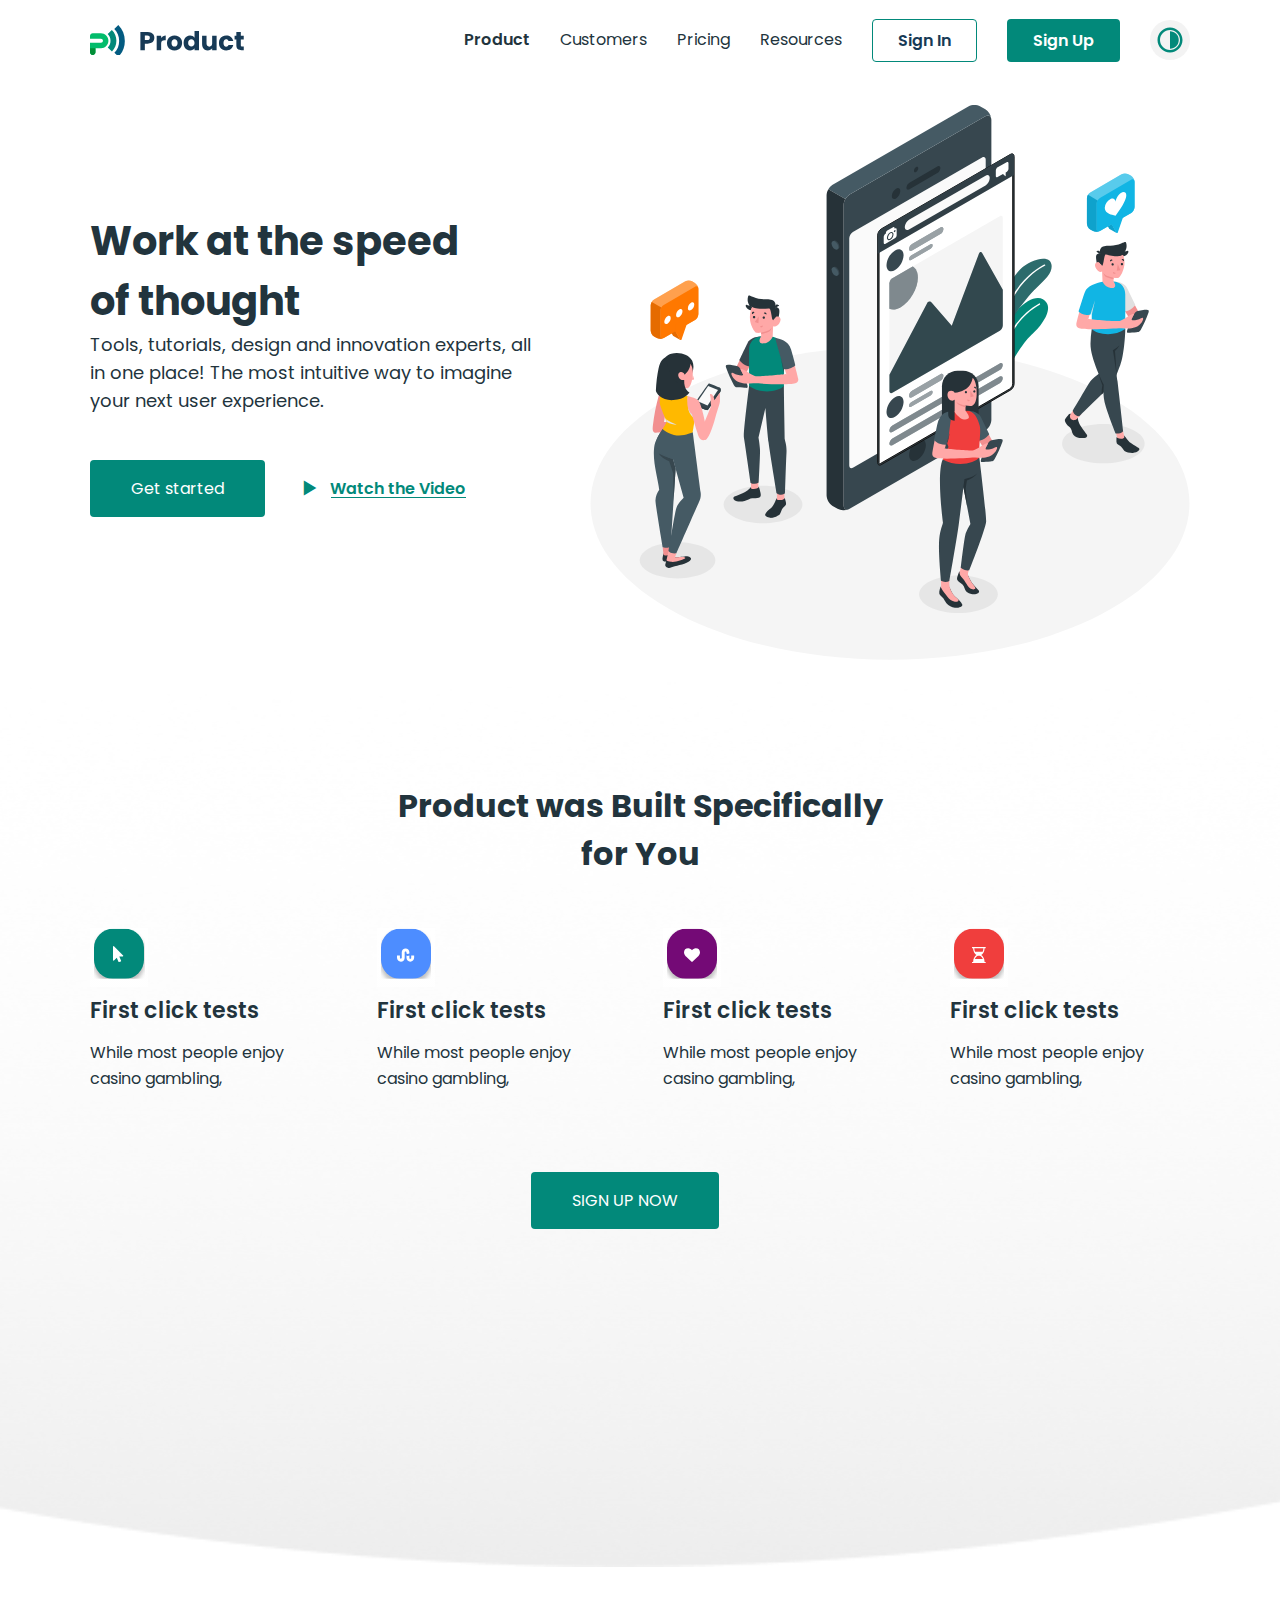
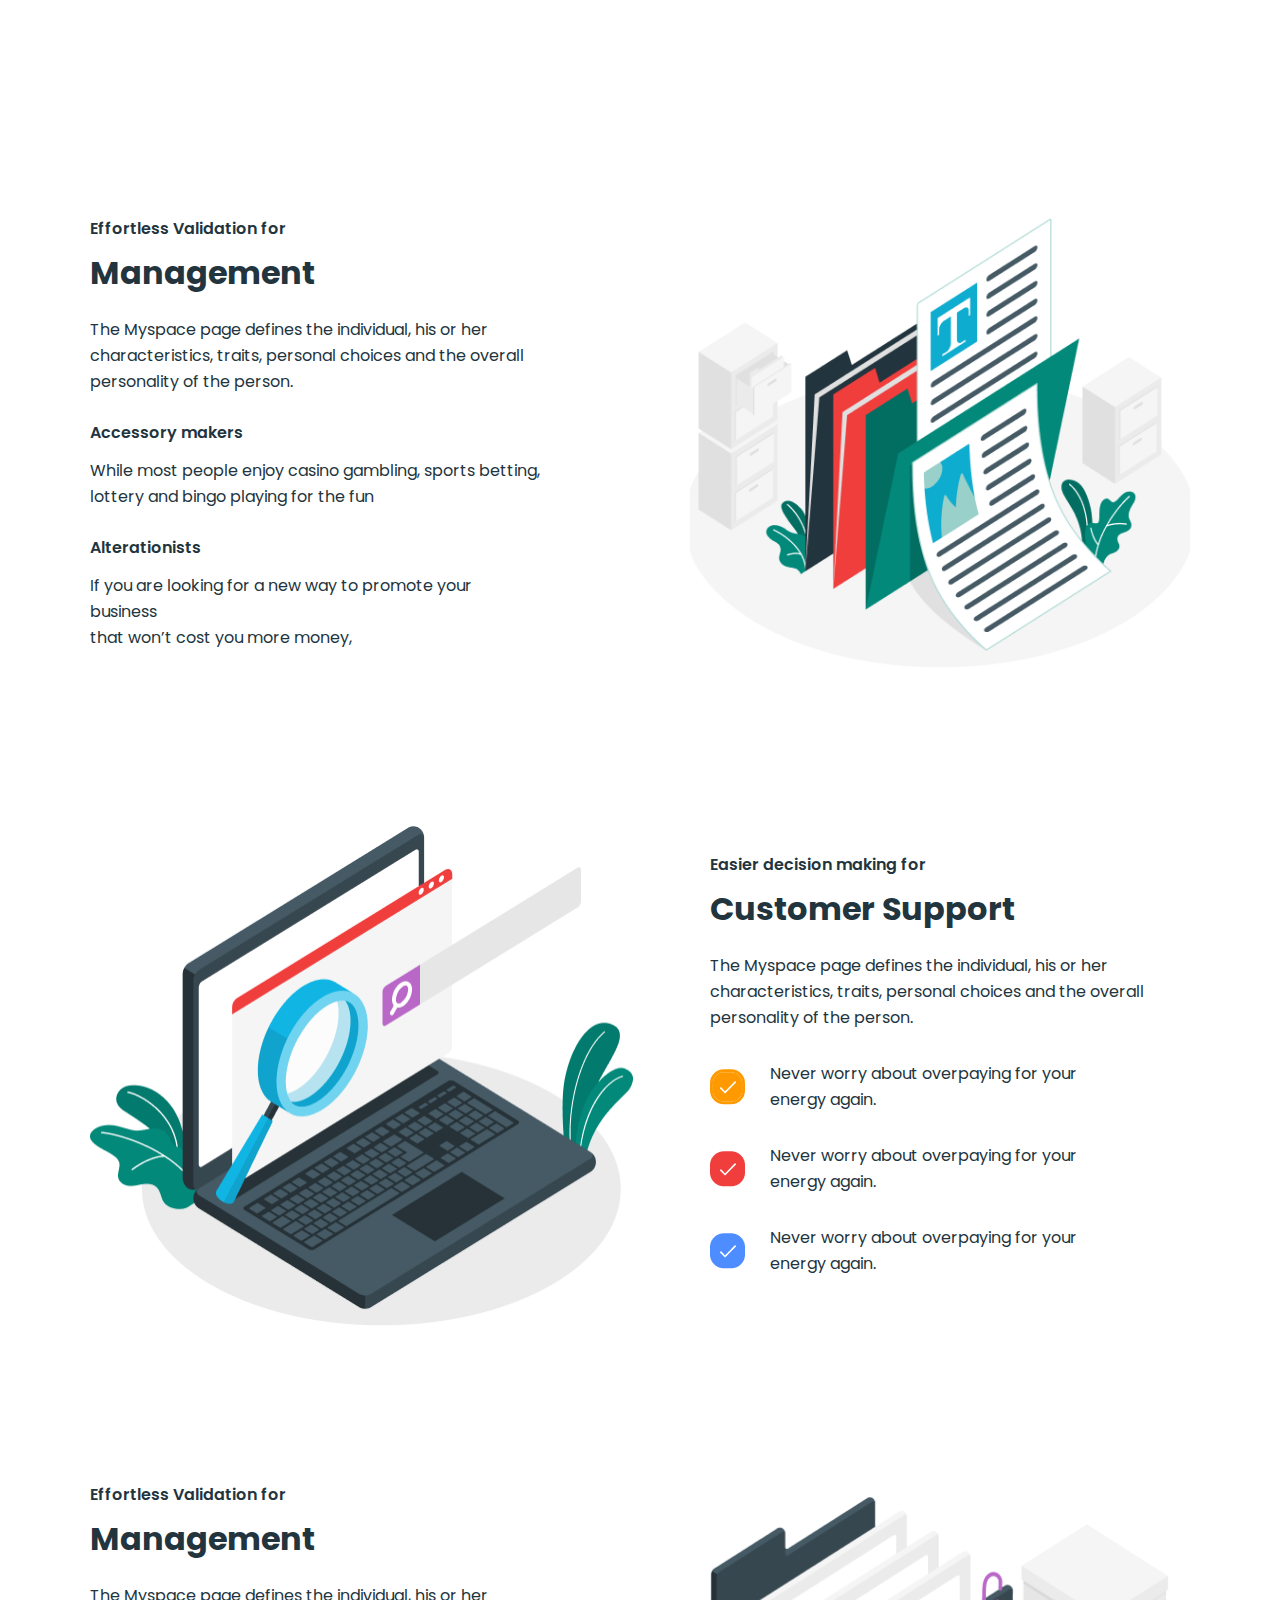
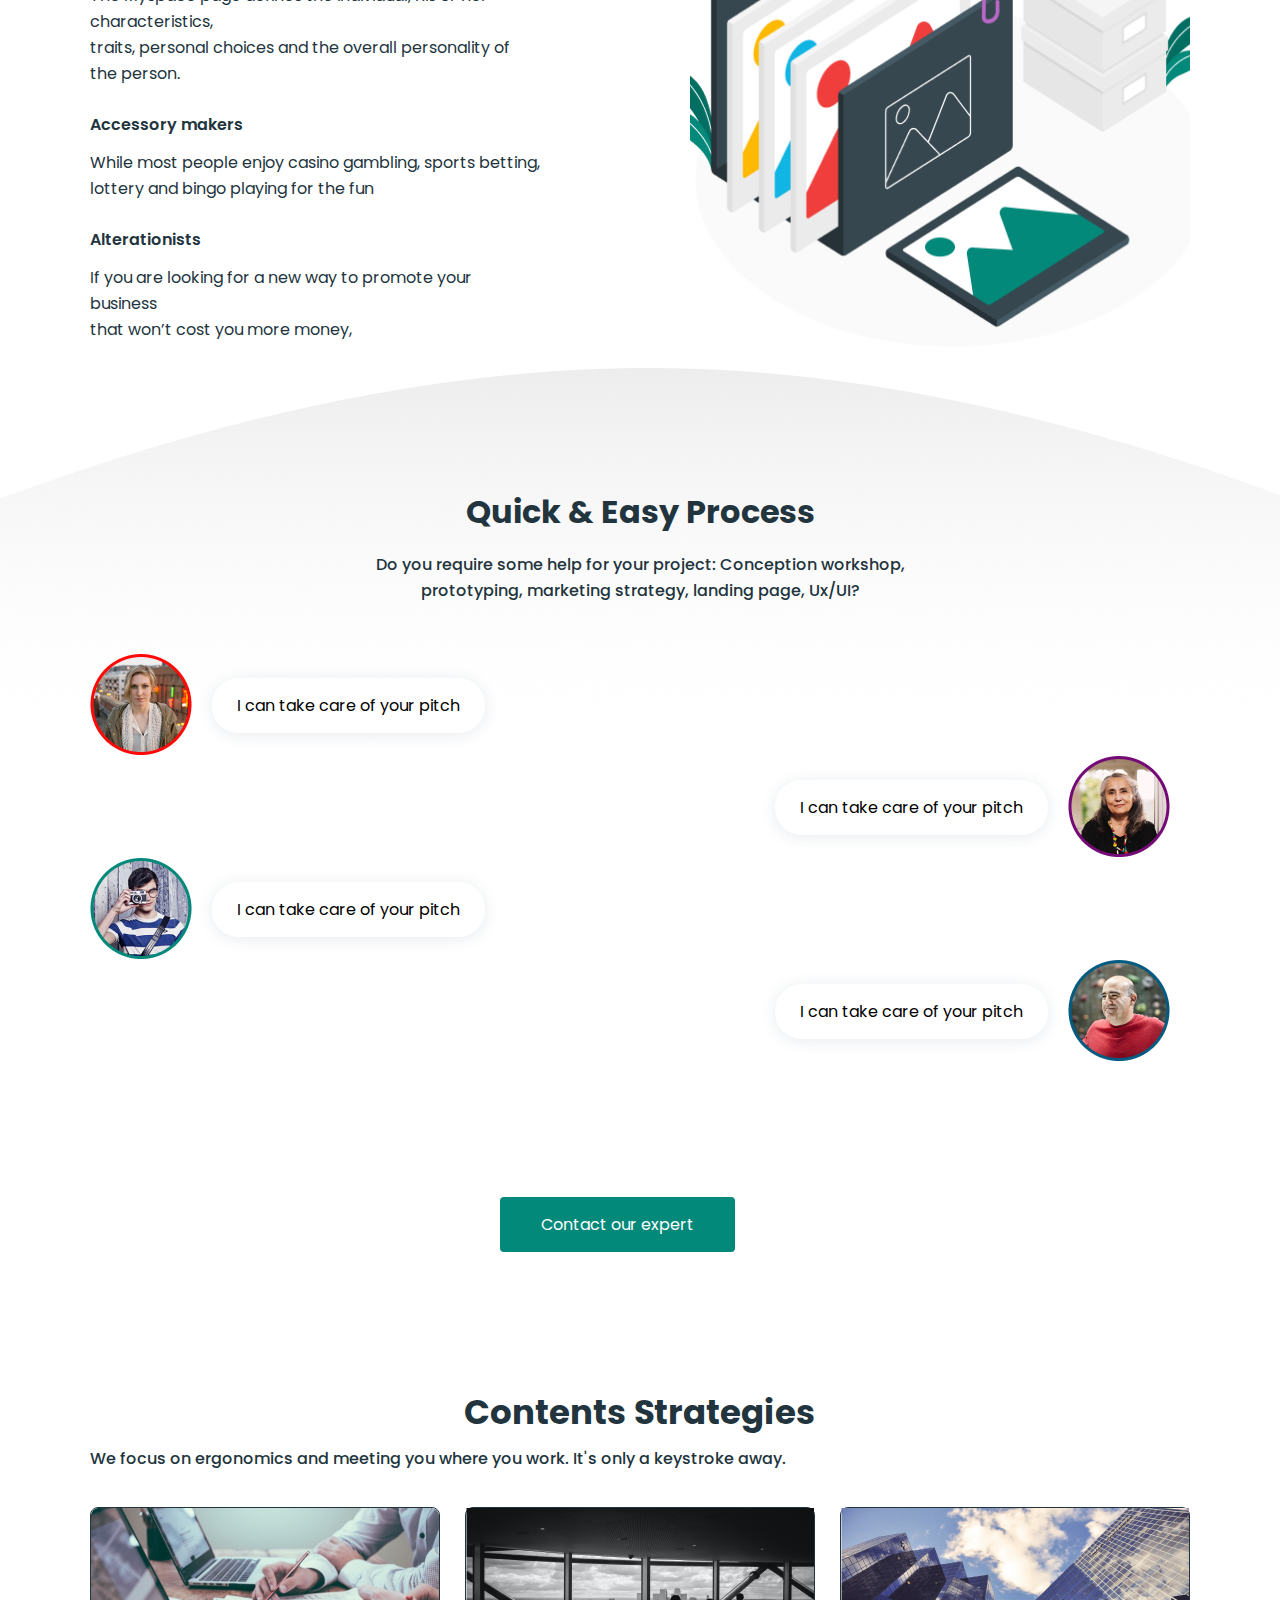
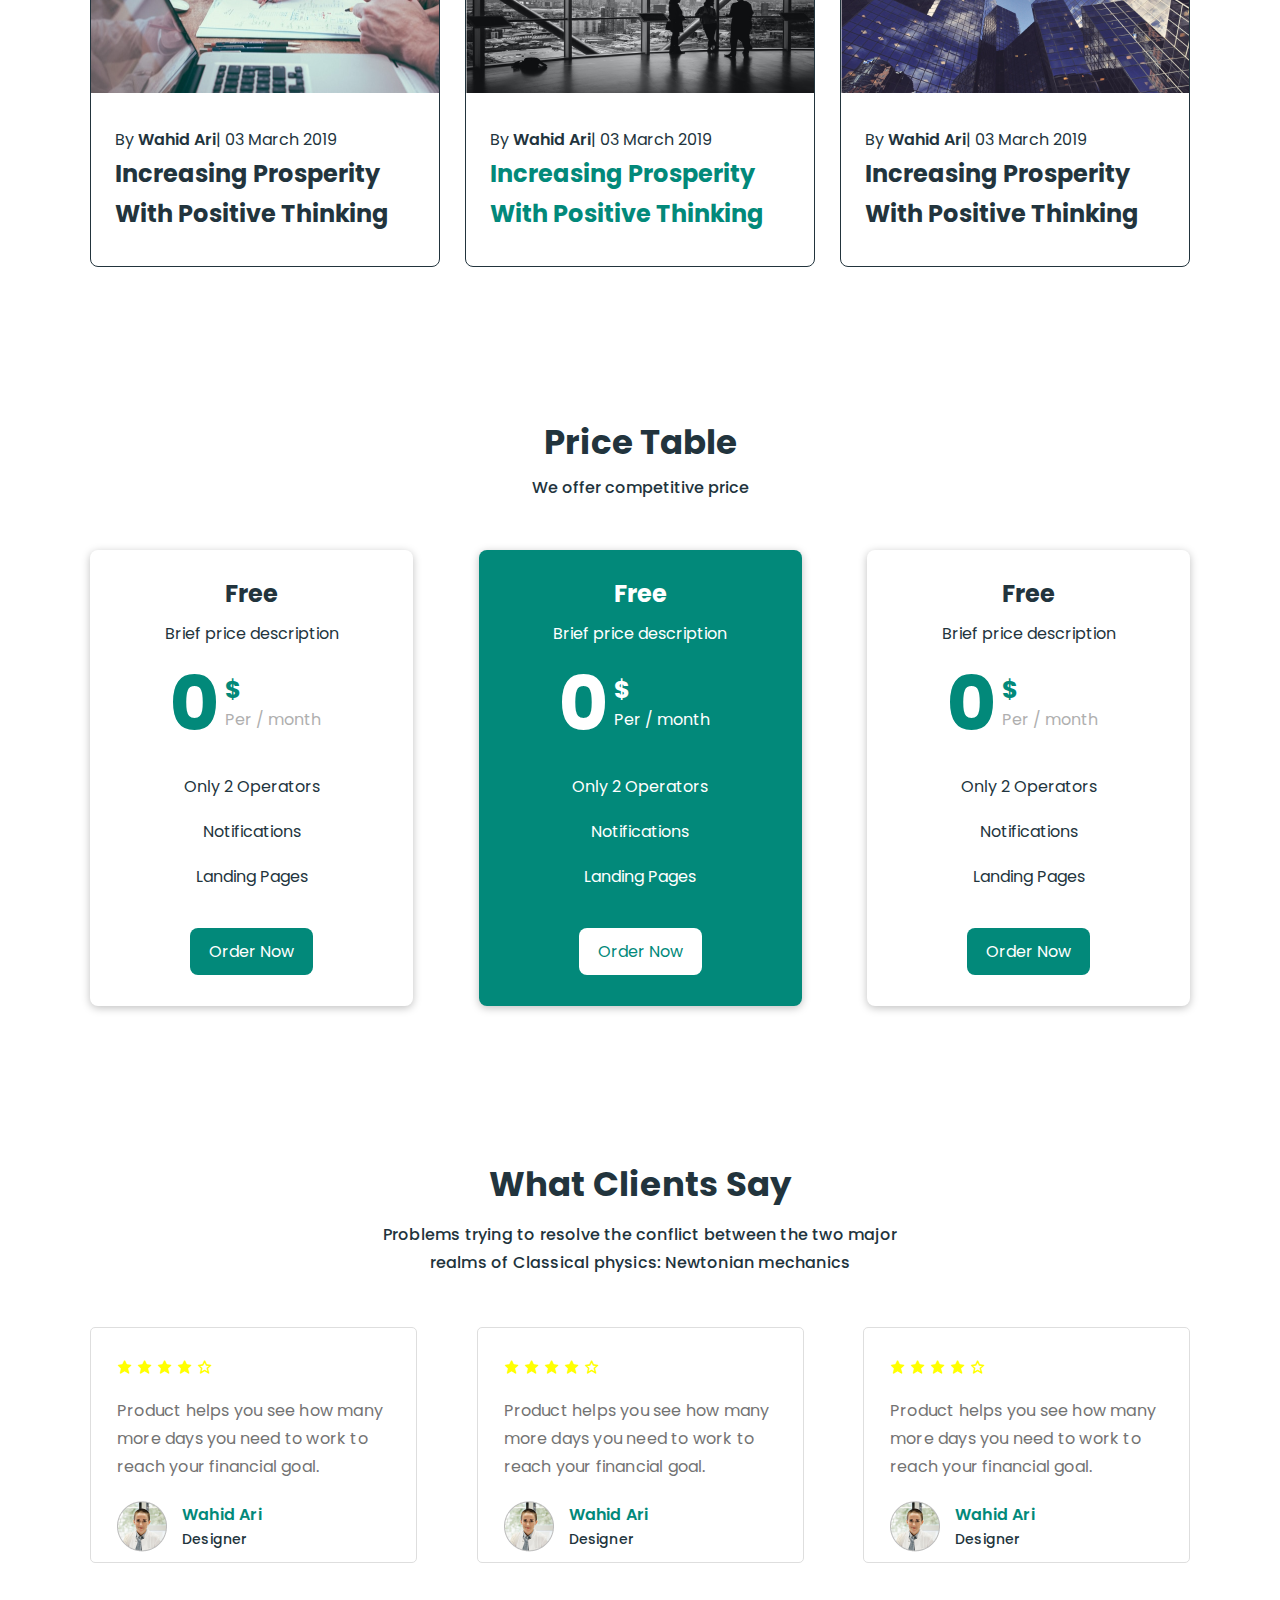
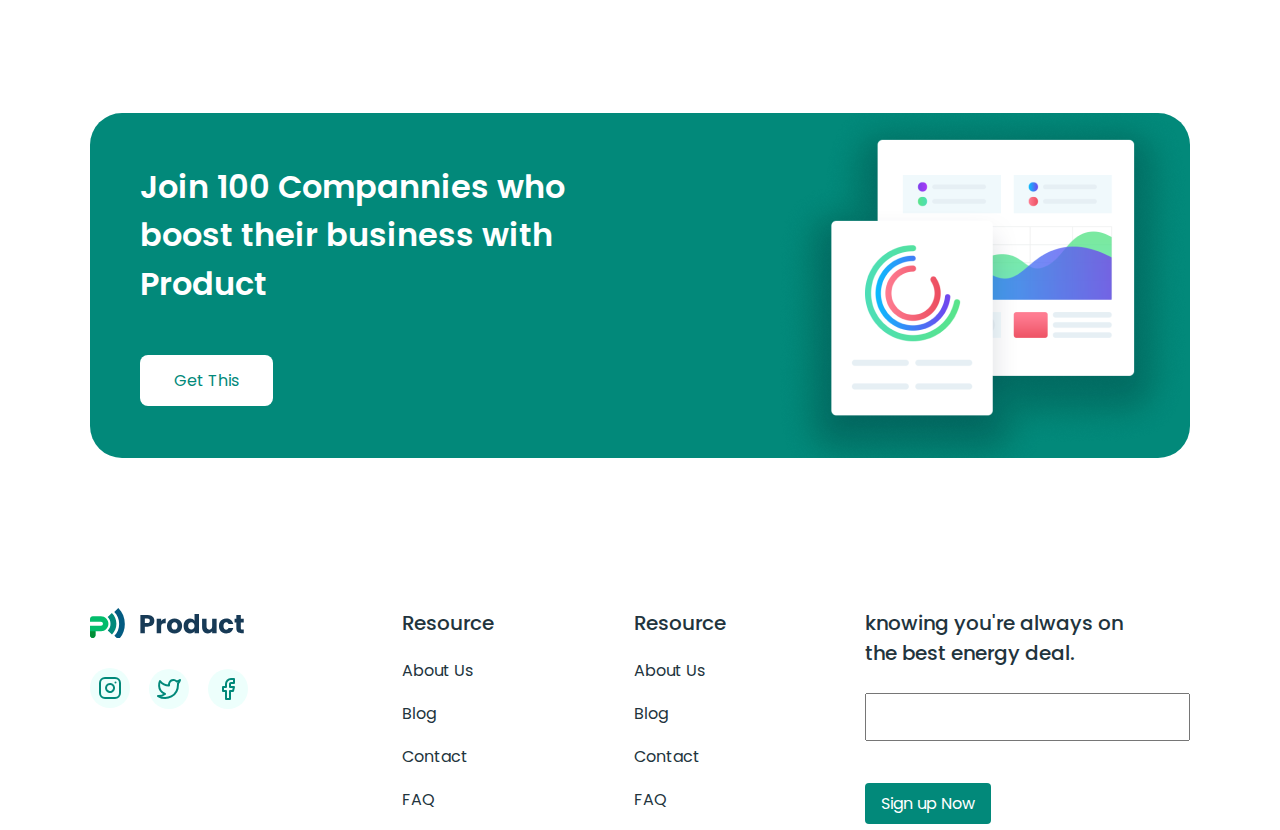
<file: index.html>
<!DOCTYPE html>
<html lang="en">

<head>
  <meta charset="UTF-8">
  <meta http-equiv="X-UA-Compatible" content="IE=edge">
  <meta name="viewport" content="width=device-width, initial-scale=1.0">
  <title>my product</title>
  <link href='https://unpkg.com/boxicons@2.1.1/css/boxicons.min.css' rel='stylesheet'>
  <link rel="stylesheet" href="https://necolas.github.io/normalize.css/8.0.1/normalize.css">
  <link rel="stylesheet" href="css/col.css">
  <link rel="stylesheet" href="css/style.css">
</head>

<body>
  <header id="header">
    <section class="header-site">
      <div class="container">
        <div class="header">
          <div class="row middle between">
            <div class="header__logobox">
              <a class="header__img" href="#"></a>
            </div>
            <div class="header__menu">
              <nav class="header__nav nav">
                <ul class="nav__list row middle">
                  <li class="nav__item">
                    <a class="nav__link nav__link--active" href="#">
                      product
                    </a>
                  </li>
                  
                  <li class="nav__item">
                    <a class="nav__link" href="costumer.html">
                      Customers
                    </a>
                  </li>
                  <li class="nav__item">
                    <a class="nav__link" href="pricing.html">
                      Pricing
                    </a>
                  </li>
                  <li class="nav__item">
                    <a class="nav__link" href="#">
                      Resources
                    </a>
                  </li>
                  <li class="nav__item">
                    <a class="nav__link nav__link--hover" href="#">
                      Sign In
                    </a>
                  </li>
                  <li class="nav__item">
                    <a class="nav__link nav__link--hover nav__link--btn" href="#">
                      Sign Up
                    </a>
                  </li>
                </ul>
                <button id="modeBtn" class="header__dark"></button>
              </nav>
            </div>
            <button class="header__burger"></button>
          </div>
        </div>
      </div>
    </section>
  </header>


  <section id="hero">
    <div class="container">
      <div class="hero row middle between">
        <div>
          <h1 class="hero__title">Work at the speed
            of thought</h1>
          <p class="hero__text">
            Tools, tutorials, design and innovation experts, all in one place! The most intuitive way to imagine your
            next user experience.
          </p>
          <div class="hero__box row middle">
            <a class="hero__btn btn" href="#">Get started</a>
            <a class="hero__play play row middle" href="#"><i class='bx bx-play hero__icon'></i> Watch the Video</a>
          </div>
        </div>

        <div class="hero__boximg">
          <img class="hero__pic" src="img/amico.svg" alt="">
        </div>
      </div>
    </div>
  </section>

  <main id="main">
    <section class="products">
      <div class="container">
        <div class="built">
          <h2 class="built__title">Product was Built Specifically
            for You</h2>
        </div>
      <div class="built hero__menu">
          <ul class="built__list row middle between">
            <li class="built__item">
              <img src="img/mouse.svg" alt="">
              <h3 class="builst__name">
                First click tests
              </h3>
              <p class="built__desc">
                While most people enjoy casino gambling,
              </p>
            </li>
            <li class="built__item">
              <img src="img/icon (3).svg" alt="">
              <h3 class="builst__name">
                First click tests
              </h3>
              <p class="built__desc">
                While most people enjoy casino gambling,
              </p>
            </li>
            <li class="built__item">
              <img src="img/icon (4).svg" alt="">
              <h3 class="builst__name">
                First click tests
              </h3>
              <p class="built__desc">
                While most people enjoy casino gambling,
              </p>
            </li>
            <li class="built__item">
              <img src="img/icon (5).svg" alt="">
              <h3 class="builst__name">
                First click tests
              </h3>
              <p class="built__desc">
                While most people enjoy casino gambling,
              </p>
            </li>
          </ul>
          <div class="btn__holder">
            <a class="built__btn btn" href="#">SIGN UP NOW</a>
          </div>
        </div>
      </div>
    </section>

    <div class="container">
      <div class="managment row middle between">
        <div class="managment__main-div">
          <h4 class="managment__name">Effortless Validation for</h4>
          <h2 class="managment__title">Management</h2>
          <p class="managment__desc">
            The Myspace page defines the individual, his or her characteristics, traits, personal choices and the
            overall personality of the person.
          </p>
          <p class="managment__p">Accessory makers</p>
          <span class="managment__desc">While most people enjoy casino gambling, sports betting, <br> lottery and bingo
            playing for the fun</span>
          <p class="managment__p">Alterationists</p>
          <span class="managment__desc">If you are looking for a new way to promote your business <br> that won’t cost
            you more money, </span>
        </div>
        <div class="managment__box">
          <img class="managment__img" src="img/document-img.png" alt="">
        </div>
      </div>

      <div class="support row middle between">
        <div class="support__box">
          <img class="support__pic" src="img/laptop.png" alt="">
        </div>
        <div class="support__main">
          <h4 class="support__name managment__name">Easier decision making for</h4>
          <h2 class="support__title managment__title"">Customer Support</h2>
          <p class=" support__decs">
            The Myspace page defines the individual, his or her characteristics, traits, personal choices and the
            overall personality of the person.
            </p>
            <ul class="support__list">
              <li class="support__item row middle">
                <img class="support__img" src="img/yellow-icon.svg" alt="">
                <p class="support__text">Never worry about overpaying for your energy again. </p>
              </li>
              <li class="support__item row middle">
                <img class="support__img" src="img/icon.png" alt="">
                <p class="support__text">Never worry about overpaying for your energy again. </p>
              </li>
              <li class="support__item row middle">
                <img class="support__img" src="img/Group 13 Copy.png" alt="">
                <p class="support__text">Never worry about overpaying for your energy again. </p>
              </li>
            </ul>
        </div>
      </div>

      <div class="managment row middle between documents">
        <div class="managment__main-div">
          <h4 class="managment__name">Effortless Validation for</h4>
          <h2 class="managment__title">Management</h2>
          <p class="managment__desc">
            The Myspace page defines the individual, his or her characteristics, <br> traits, personal choices and the
            overall personality of the person.
          </p>
          <p class="managment__p">Accessory makers</p>
          <span class="managment__desc">While most people enjoy casino gambling, sports betting, <br> lottery and bingo
            playing for the fun</span>
          <p class="managment__p">Alterationists</p>
          <span class="managment__desc">If you are looking for a new way to promote your business <br> that won’t cost
            you more money, </span>
        </div>
        <div class="managment__box">
          <img class="managment__img documentssssss" src="img/img.png" alt="">
        </div>
      </div>
    </div>


    <section class="easy">
      <div class="container">
        <div class="user">
          <h2 class="user__title">Quick & Easy Process</h2>
          <p class="user__desc">Do you require some help for your project: Conception workshop,
            prototyping, marketing strategy, landing page, Ux/UI?</p>
          <ul class="user__list">
            <li class="user__item">
              <img src="img/Avator.png" alt="avatar img" class="user__img-avater">
                <p class="user__text">I can take care of your pitch</p>
              </img>
            </li>
            <li class="user__item">
              <img src="img/Avator (3).png" alt="" class="user__img-avater">
                <p class="user__text">I can take care of your pitch</p>
              </img>
            </li>
            <li class="user__item">
              <img src="img/Avator (1).png" alt="" class="user__img-avater">
                <p class="user__text">I can take care of your pitch</p>
              </img>
            </li>
            <li class="user__item">
              <img src="img//Avator (2).png" alt="" class="user__img-avater">
                <p class="user__text">I can take care of your pitch</p>
              </img>
            </li>
          </ul>
            <div class="user__button">
              <a class="user__btn btn" href="#">Contact our expert</a>
            </div>
        </div>
      </div>
    </section>

    <section class="content-section">
      <div class="container">
        <div class="content">
          <h2 class="content__title">Contents Strategies</h2>
          <p class="content__p">We focus on ergonomics and meeting you where you work. It's only a keystroke away.</p>
          <ul class="content__list row middle between">
            <li class="content__item">
                <p class="content__name">
                  By <span class="content__span">Wahid Ari</span>|  03 March 2019
                </p>
                <h4 class="content__desc">
                  Increasing Prosperity With Positive Thinking
                </h4>
            </li>
            <li class="content__item">
              <p class="content__name">
                By <span class="content__span">Wahid Ari</span>|  03 March 2019
              </p>
              <h4 class="content__desc">
                Increasing Prosperity With Positive Thinking
              </h4>
          </li>
          <li class="content__item">
            <p class="content__name">
              By <span class="content__span">Wahid Ari</span>|  03 March 2019
            </p>
            <h4 class="content__desc">
              Increasing Prosperity With Positive Thinking
            </h4>
        </li>
          </ul>
        </div>
      </div> 
    </section>

    <section class="price">
      <div class="container">
        <div class="table">
            <h2 class="table__title">Price Table</h2>
            <p class="table__text">We offer competitive price</p>
            <ul class="table__list row middle between">
              <li class="table__item">
                  <h4 class="table__name">Free</h4>
                  <p class="table__p">Brief price description</p>
                  <b class="table__bold">0</b>
                  <span class="table__nol">$</span>
              <p class="table__desc">Per / month</p>
              <p class="table__ppp">Only 2 Operators</p>
              <p class="table__ppp">Notifications</p>
              <p class="table__ppp">Landing Pages</p>
              <div class="table__button">
                <a class="table__btn btn" href="#">Order Now</a>
              </div>
              </li>
              <li class="table__item">
                <h4 class="table__name color">Free</h4>
                <p class="table__p color">Brief price description</p>
                <b class="table__bold color">0</b>
                <span class="table__nol color">$</span>
            <p class="table__desc color">Per / month</p>
            <p class="table__ppp color">Only 2 Operators</p>
            <p class="table__ppp color">Notifications</p>
            <p class="table__ppp color">Landing Pages</p>
            <div class="table__button">
              <a class="table__btn btn" href="#">Order Now</a>
            </div>
            </li>
            <li class="table__item">
              <h4 class="table__name">Free</h4>
              <p class="table__p">Brief price description</p>
              <b class="table__bold">0</b>
              <span class="table__nol">$</span>
          <p class="table__desc">Per / month</p>
          <p class="table__ppp">Only 2 Operators</p>
          <p class="table__ppp">Notifications</p>
          <p class="table__ppp">Landing Pages</p>
          <div class="table__button">
            <a class="table__btn btn" href="#">Order Now</a>
          </div>
          </li>
            </ul>
        </div>
      </div>
    </section>

    <section class="what">
      <div class="container">
        <div class="say">
          <h2 class="say__title">What Clients Say</h2>
          <p class="say__text">Problems trying to resolve the conflict between the two major realms of Classical physics: Newtonian mechanics</p>
          <ul class="say__list row middle between">
            <li class="say__item">
              <div class="say__icons">
                <i class='bx bxs-star' style='color:#ffff00'  ></i>
                <i class='bx bxs-star' style='color:#ffff00'  ></i>
                <i class='bx bxs-star' style='color:#ffff00'  ></i>
                <i class='bx bxs-star' style='color:#ffff00'  ></i>
                <i class='bx bx-star' style='color:#ffff00' ></i>
              </div>
                <p class="say__decs">
                  Product helps you see how many more days you need to work to reach your financial goal.
                </p>
                <div class="say__main row middle">
                  <img class="say__img" src="img/Ellipse 2 (1).png" alt="">
                  <div>
                    <h4 class="say__ari">Wahid Ari</h4>
                  <p class="say__pic">Designer</p>
                  </div>
                  
                </div>
            </li>
            <li class="say__item">
              <div class="say__icons">
                <i class='bx bxs-star' style='color:#ffff00'  ></i>
                <i class='bx bxs-star' style='color:#ffff00'  ></i>
                <i class='bx bxs-star' style='color:#ffff00'  ></i>
                <i class='bx bxs-star' style='color:#ffff00'  ></i>
                <i class='bx bx-star' style='color:#ffff00' ></i>
              </div>
                <p class="say__decs">
                  Product helps you see how many more days you need to work to reach your financial goal.
                </p>
                <div class="say__main row middle">
                  <img class="say__img" src="img/Ellipse 2 (1).png" alt="">
                  <div>
                    <h4 class="say__ari">Wahid Ari</h4>
                  <p class="say__pic">Designer</p>
                  </div>
                  
                </div>
            </li>
            <li class="say__item">
              <div class="say__icons">
                <i class='bx bxs-star' style='color:#ffff00'  ></i>
                <i class='bx bxs-star' style='color:#ffff00'  ></i>
                <i class='bx bxs-star' style='color:#ffff00'  ></i>
                <i class='bx bxs-star' style='color:#ffff00'  ></i>
                <i class='bx bx-star' style='color:#ffff00' ></i>
              </div>
                <p class="say__decs">
                  Product helps you see how many more days you need to work to reach your financial goal.
                </p>
                <div class="say__main row middle">
                  <img class="say__img" src="img/Ellipse 2 (1).png" alt="">
                  <div>
                    <h4 class="say__ari">Wahid Ari</h4>
                  <p class="say__pic">Designer</p>
                  </div>
                </div>
            </li>
          </ul>
        </div>
      </div>
    </section>

    <section class="get">
      <div class="container">
        <div class="join row between">
          <div class="join__main">
            <h2 class="join__title">Join 100 Compannies who boost their business with Product</h2>
            <div class="join__button">
              <a class="join__btn btn" href="#">Get This</a>
            </div>
          </div>
          <div class="join__box">
            <img class="join__img" src="img/screen.png" alt="">
          </div>
          
        </div>
      </div>
    </section>
  </main>

  <footer id="footer">
    <div class="container">
      <div class="footer row between">
        <div class="footer__logo">
            <div class="footer__img">
            </div>
            <div class="footer__icon">
              <a class="footer__iconss" href="#"><img src="img/Group 1340.svg" alt=""></a>
              <a class="footer__iconss" href="#"><img src="img/Group 1341.svg" alt=""></a>
              <a class="footer__iconss" href="#"><img src="img/Group 1342.svg" alt=""></a>
            </div>
        </div>
          <ul class="footer__list">
            <li class="footer__item">
              <h4 class="footer__name">
                Resource
              </h4>
            </li>
            <li class="footer__item">
              About Us 
            </li>
            <li class="footer__item">
              Blog 
            </li>
            <li class="footer__item">
              Contact
            </li>
            <li class="footer__item">
              FAQ
            </li>
          </ul>
          <ul class="footer__list">
            <li class="footer__item">
              <h4 class="footer__name">
                Resource
              </h4>
            </li>
            <li class="footer__item">
              About Us 
            </li>
            <li class="footer__item">
              Blog 
            </li>
            <li class="footer__item">
              Contact
            </li>
            <li class="footer__item">
              FAQ
            </li>
          </ul>
          <div class="footer__main-div">
            <p class="footer__text">
              knowing you're always on the best energy deal.
            </p>
            <form action="">
              <input class="input" type="text" name="text" id="text">
              <div class="footer__button">
                <a class="footer__btn btn" href="#">Sign up Now</a>
              </div>
            </form>
          </div>
      </div>
    </div>
  </footer>




  <script src="js/main.js"></script>
</body>

</html>
</file>
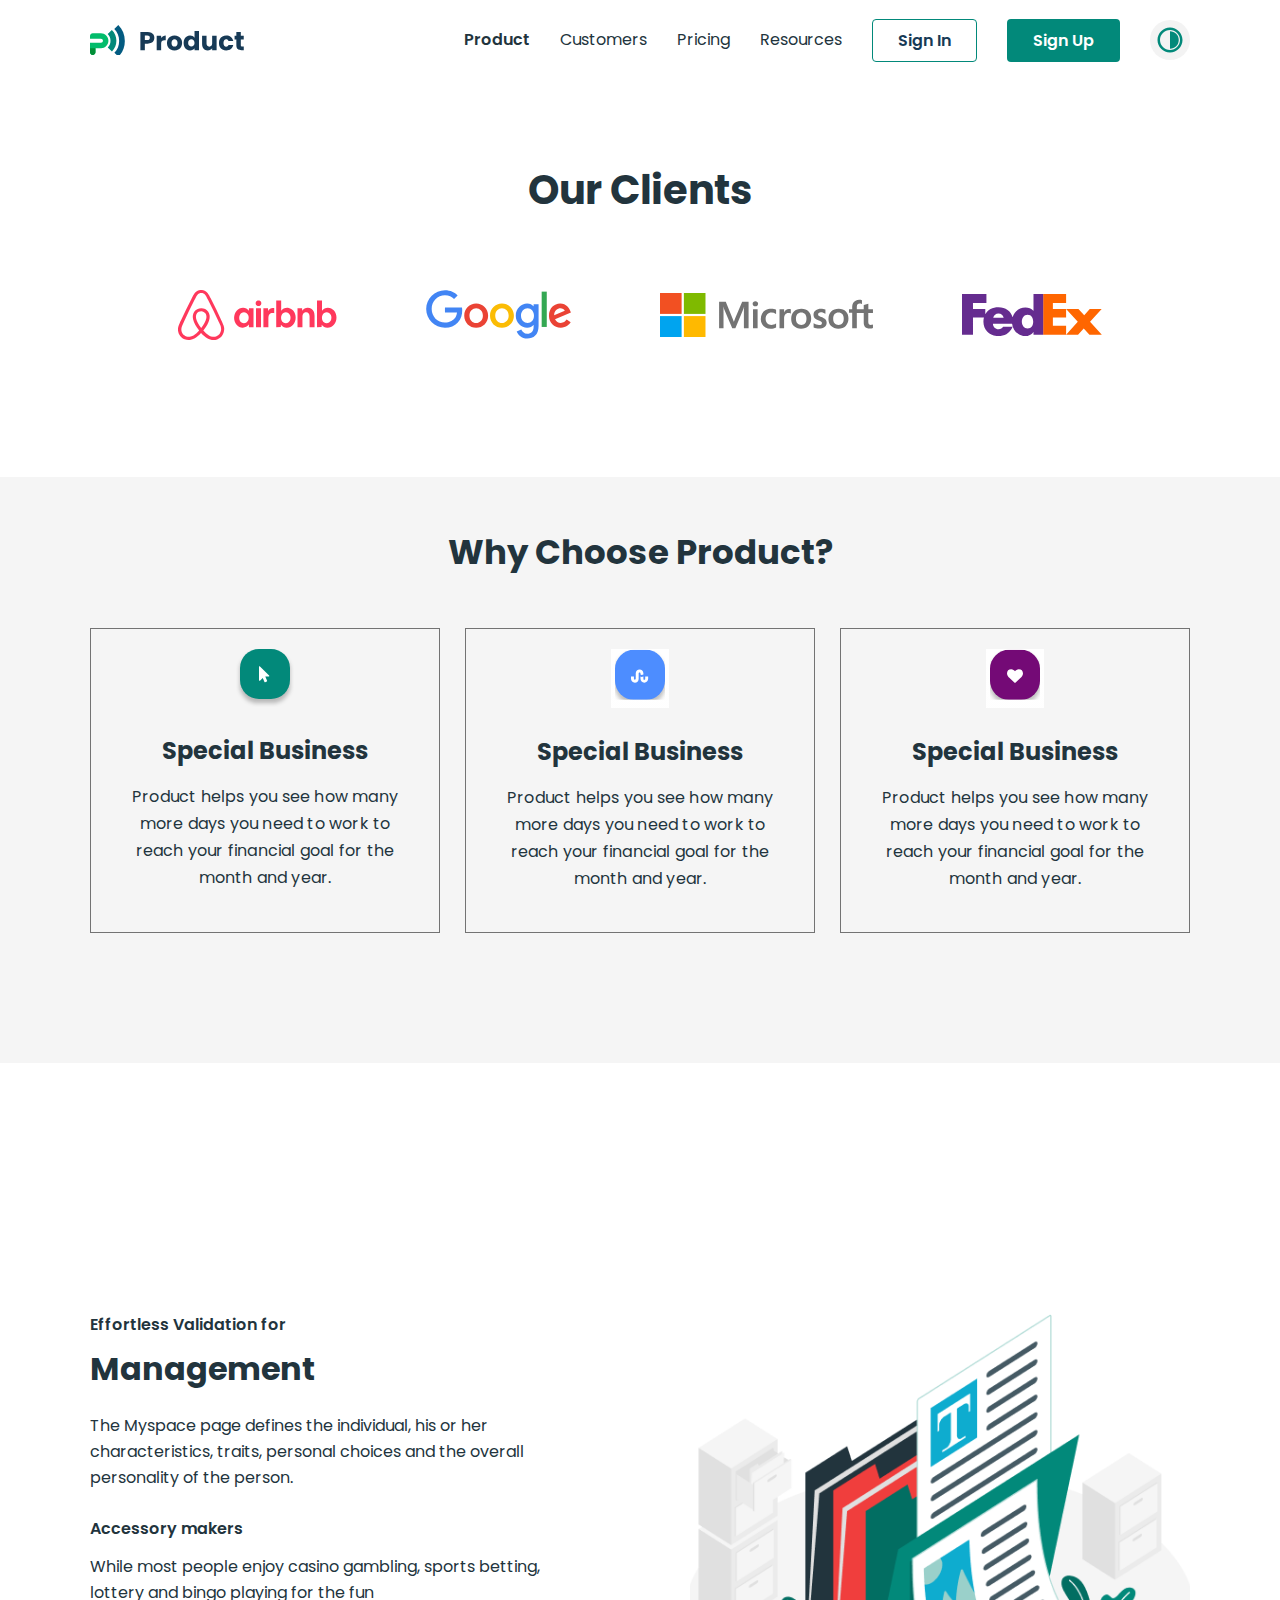
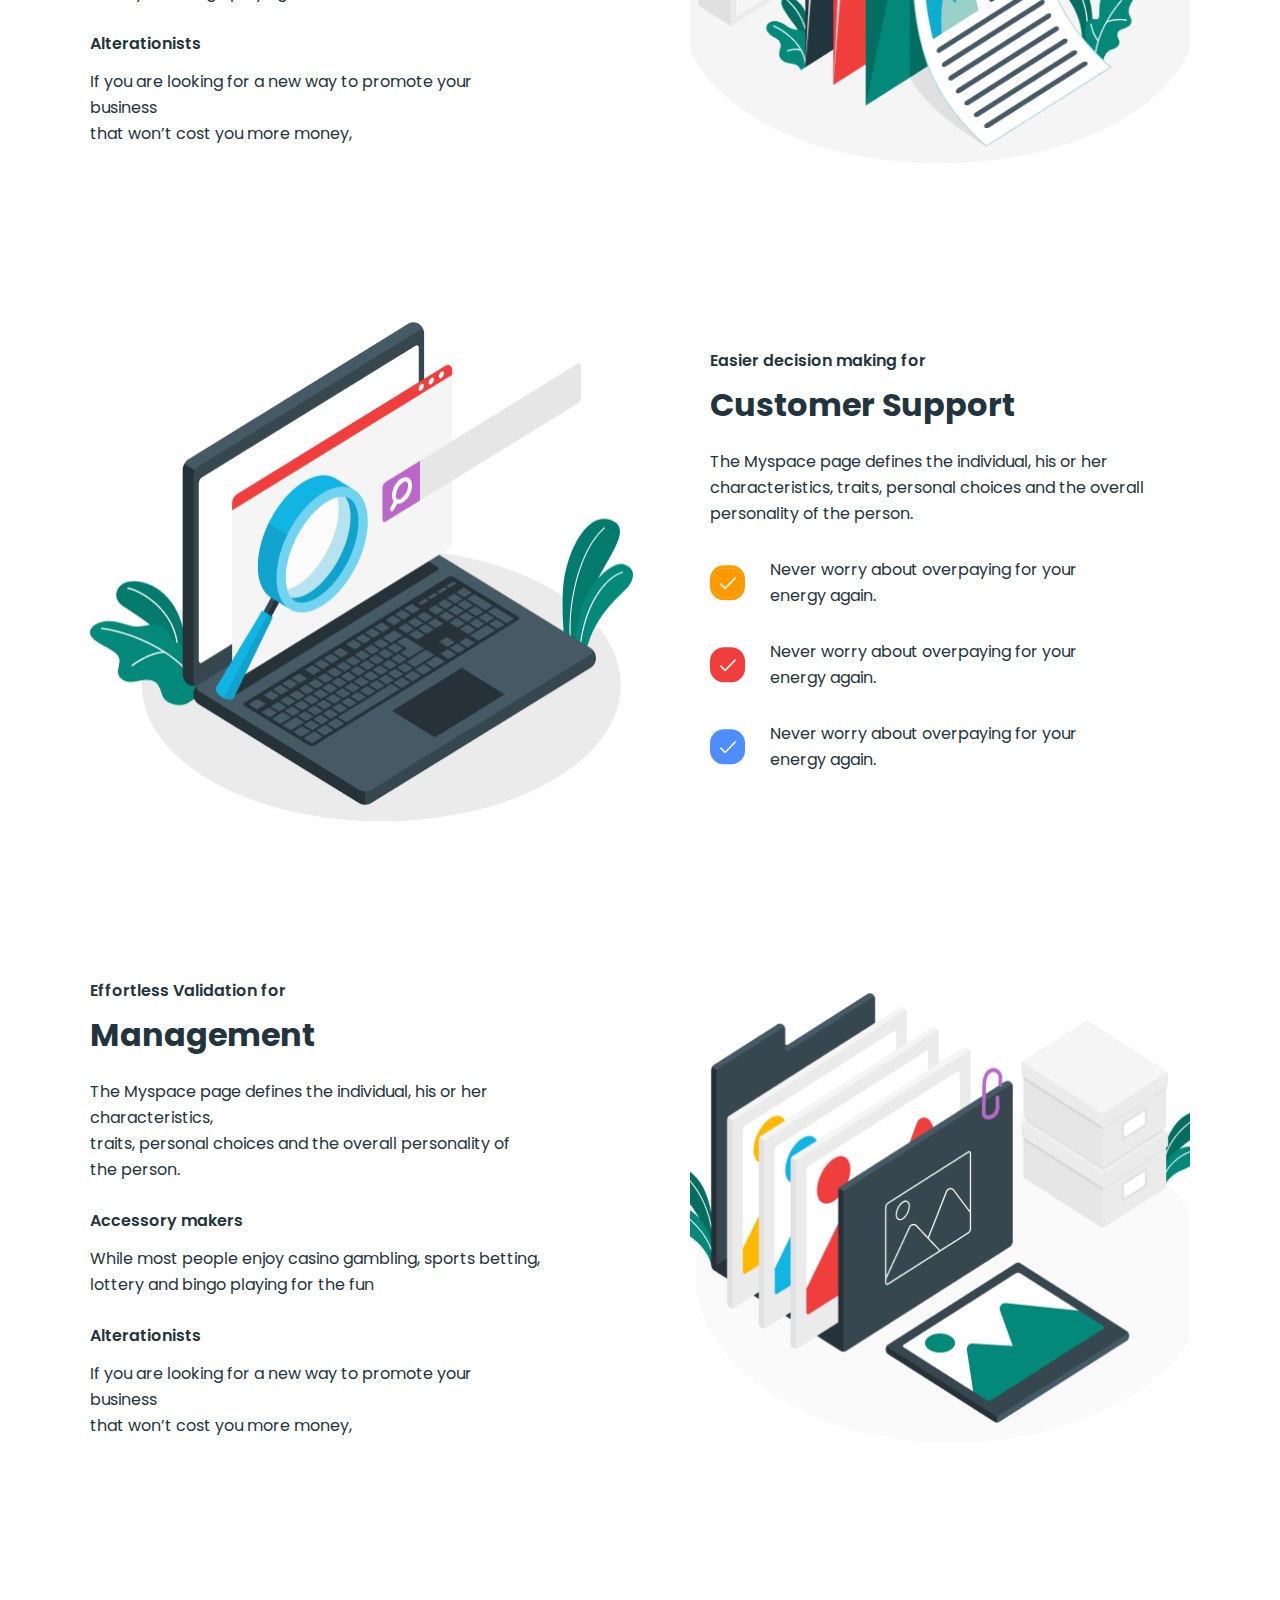
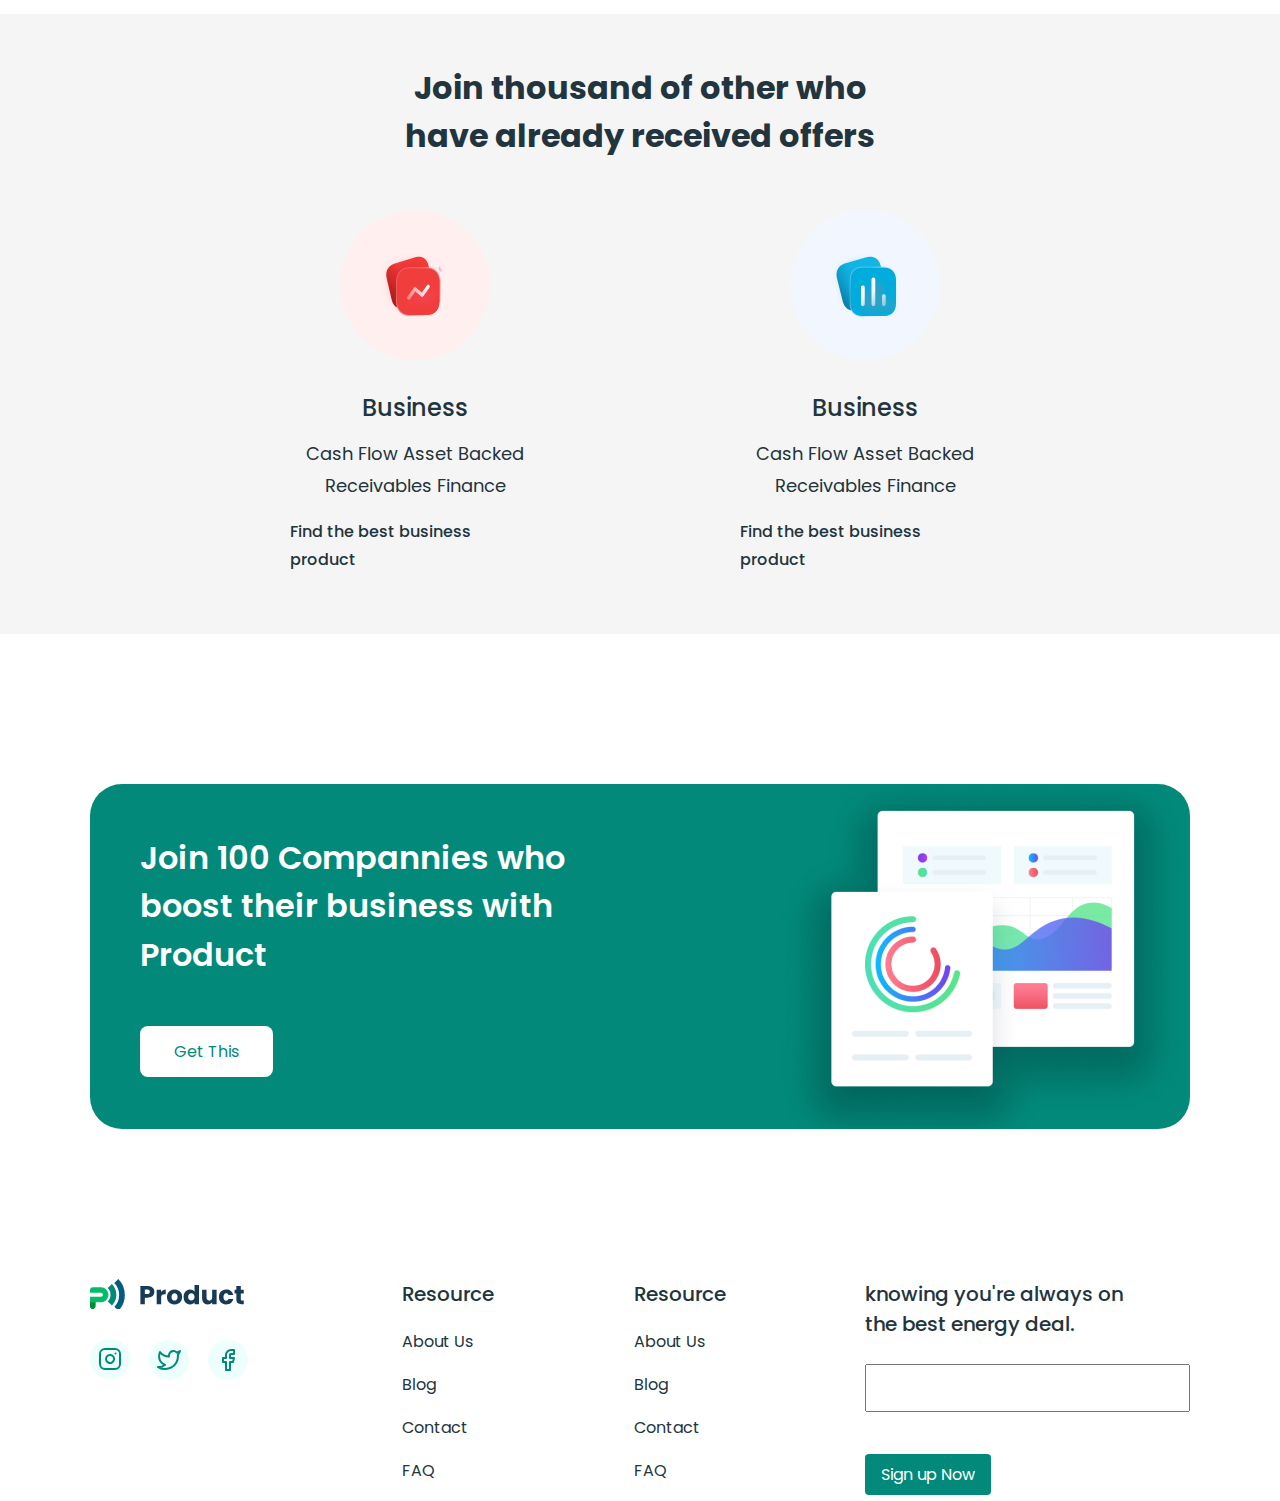
<file: costumer.html>
<!DOCTYPE html>
<html lang="en">

<head>
  <meta charset="UTF-8">
  <meta http-equiv="X-UA-Compatible" content="IE=edge">
  <meta name="viewport" content="width=device-width, initial-scale=1.0">
  <title>my product</title>
  <link href='https://unpkg.com/boxicons@2.1.1/css/boxicons.min.css' rel='stylesheet'>
  <link rel="stylesheet" href="https://necolas.github.io/normalize.css/8.0.1/normalize.css">
  <link rel="stylesheet" href="css/col.css">
  <link rel="stylesheet" href="css/style.css">
</head>

<body>
  <header id="header">
    <section class="header-site">
      <div class="container">
        <div class="header">
          <div class="row middle between">
            <div class="header__logobox">
              <a class="header__img" href="#"></a>
            </div>
            <div class="header__menu">
              <nav class="header__nav nav">
                <ul class="nav__list row middle">
                  <li class="nav__item">
                    <a class="nav__link nav__link--active" href="index.html">
                      product
                    </a>
                  </li>
                  <li class="nav__item">
                    <a class="nav__link" href="costumer.html">
                      Customers
                    </a>
                  </li>
                  <li class="nav__item">
                    <a class="nav__link" href="pricing.html">
                      Pricing
                    </a>
                  </li>
                  <li class="nav__item">
                    <a class="nav__link" href="#">
                      Resources
                    </a>
                  </li>
                  <li class="nav__item">
                    <a class="nav__link nav__link--hover" href="#">
                      Sign In
                    </a>
                  </li>
                  <li class="nav__item">
                    <a class="nav__link nav__link--hover nav__link--btn" href="#">
                      Sign Up
                    </a>
                  </li>
                </ul>
                <button id="modeBtn" class="header__dark"></button>
              </nav>
            </div>
            <button class="header__burger"></button>
          </div>
        </div>
      </div>
    </section>
  </header>

    <main>
      <section class="our">
        <div class="container">
          <div class="clients">
            <h2 class="clients__title">
              Our Clients
            </h2>  
            <ul class="clients__list row middle evenly">
              <li class="clients__item">
                <a class="clients__link" href="#">
                    <img class="clients__img" src="img/airband.svg" alt="">
                </a>
            </li>
            <li class="clients__item">
              <a class="clients__link" href="#">
                  <img class="clients__img" src="img/Google Logo.svg" alt="">
              </a>
          </li>
          <li class="clients__item">
            <a class="clients__link" href="#">
                <img class="clients__img" src="img/Microsoft Logo.svg" alt="">
            </a>
        </li>
        <li class="clients__item">
          <a class="clients__link" href="#">
              <img class="clients__img" src="img/FedEx Logo.svg" alt="">
          </a>
      </li>
            </ul>
          </div>
        </div>
      </section>
      <section class="prod">
        <div class="container">
          <div class="choose">
            <h2 class="choose__title">
              Why Choose Product?
            </h2>
            <ul class="choose__list row middle between">
              <li class="choose__item">
                <img class="choose__img" src="img/icon (6).svg" alt="">
                <h4 class="choose__name">
                  Special Business
                </h4>
                <p class="choose__text">
                  Product helps you see how many 
                  more days you need to work 
                  to reach your financial goal 
                  for the month and year.
                </p>
              </li>
              <li class="choose__item">
                <img class="choose__img" src="img/icon (3).svg" alt="">
                <h4 class="choose__name">
                  Special Business
                </h4>
                <p class="choose__text">
                  Product helps you see how many 
                  more days you need to work 
                  to reach your financial goal 
                  for the month and year.
                </p>
              </li>
              <li class="choose__item">
                <img class="choose__img" src="img/icon (4).svg" alt="">
                <h4 class="choose__name">
                  Special Business
                </h4>
                <p class="choose__text">
                  Product helps you see how many 
                  more days you need to work 
                  to reach your financial goal 
                  for the month and year.
                </p>
              </li>
            </ul>
          </div>
        </div>
      </section>

      <div class="container">
        <div class="managment row middle between">
          <div class="managment__main-div">
            <h4 class="managment__name">Effortless Validation for</h4>
            <h2 class="managment__title">Management</h2>
            <p class="managment__desc">
              The Myspace page defines the individual, his or her characteristics, traits, personal choices and the
              overall personality of the person.
            </p>
            <p class="managment__p">Accessory makers</p>
            <span class="managment__desc">While most people enjoy casino gambling, sports betting, <br> lottery and bingo
              playing for the fun</span>
            <p class="managment__p">Alterationists</p>
            <span class="managment__desc">If you are looking for a new way to promote your business <br> that won’t cost
              you more money, </span>
          </div>
          <div class="managment__box">
            <img class="managment__img" src="img/document-img.png" alt="">
          </div>
        </div>
  
        <div class="support row middle between">
          <div class="support__box">
            <img class="support__pic" src="img/laptop.png" alt="">
          </div>
          <div class="support__main">
            <h4 class="support__name managment__name">Easier decision making for</h4>
            <h2 class="support__title managment__title"">Customer Support</h2>
            <p class=" support__decs">
              The Myspace page defines the individual, his or her characteristics, traits, personal choices and the
              overall personality of the person.
              </p>
              <ul class="support__list">
                <li class="support__item row middle">
                  <img class="support__img" src="img/yellow-icon.svg" alt="">
                  <p class="support__text">Never worry about overpaying for your energy again. </p>
                </li>
                <li class="support__item row middle">
                  <img class="support__img" src="img/icon.png" alt="">
                  <p class="support__text">Never worry about overpaying for your energy again. </p>
                </li>
                <li class="support__item row middle">
                  <img class="support__img" src="img/Group 13 Copy.png" alt="">
                  <p class="support__text">Never worry about overpaying for your energy again. </p>
                </li>
              </ul>
          </div>
        </div>
  
        <div class="managment row middle between documents">
          <div class="managment__main-div">
            <h4 class="managment__name">Effortless Validation for</h4>
            <h2 class="managment__title">Management</h2>
            <p class="managment__desc">
              The Myspace page defines the individual, his or her characteristics, <br> traits, personal choices and the
              overall personality of the person.
            </p>
            <p class="managment__p">Accessory makers</p>
            <span class="managment__desc">While most people enjoy casino gambling, sports betting, <br> lottery and bingo
              playing for the fun</span>
            <p class="managment__p">Alterationists</p>
            <span class="managment__desc">If you are looking for a new way to promote your business <br> that won’t cost
              you more money, </span>
          </div>
          <div class="managment__box">
            <img class="managment__img documentssssss" src="img/img.png" alt="">
          </div>
        </div>
      </div>

      <section class="other">
        <div class="container">
          <div class="already">
            <h2 class="already__title">
              Join thousand of other who have already received offers
            </h2>
              <ul class="already__list row middle evenly">
                <li class="already__item">
                    <img class="already__img" src="img/Image Placeholder.png" alt="">
                    <h4 class="already__name">Business</h4>
                    <p class="already__text">Cash Flow
                      Asset Backed
                      Receivables Finance</p>
                      <p class="already__p">Find the best business product</p>
                </li>
                <li class="already__item">
                  <img class="already__img" src="img/Image Placeholder (1).png" alt="">
                  <h4 class="already__name">Business</h4>
                  <p class="already__text">Cash Flow
                    Asset Backed
                    Receivables Finance</p>
                    <p class="already__p">Find the best business product</p>
              </li>
              </ul>
          </div>
        </div>
      </section>
    </main>

    <section class="get">
      <div class="container">
        <div class="join row between">
          <div class="join__main">
            <h2 class="join__title">Join 100 Compannies who boost their business with Product</h2>
            <div class="join__button">
              <a class="join__btn btn" href="#">Get This</a>
            </div>
          </div>
          <div class="join__box">
            <img class="join__img" src="img/screen.png" alt="">
          </div>
          
        </div>
      </div>
    </section>
  </main>

  <footer id="footer">
    <div class="container">
      <div class="footer row between">
        <div class="footer__logo">
            <div class="footer__img">
            </div>
            <div class="footer__icon">
              <a class="footer__iconss" href="#"><img src="img/Group 1340.svg" alt=""></a>
              <a class="footer__iconss" href="#"><img src="img/Group 1341.svg" alt=""></a>
              <a class="footer__iconss" href="#"><img src="img/Group 1342.svg" alt=""></a>
            </div>
        </div>
          <ul class="footer__list">
            <li class="footer__item">
              <h4 class="footer__name">
                Resource
              </h4>
            </li>
            <li class="footer__item">
              About Us 
            </li>
            <li class="footer__item">
              Blog 
            </li>
            <li class="footer__item">
              Contact
            </li>
            <li class="footer__item">
              FAQ
            </li>
          </ul>
          <ul class="footer__list">
            <li class="footer__item">
              <h4 class="footer__name">
                Resource
              </h4>
            </li>
            <li class="footer__item">
              About Us 
            </li>
            <li class="footer__item">
              Blog 
            </li>
            <li class="footer__item">
              Contact
            </li>
            <li class="footer__item">
              FAQ
            </li>
          </ul>
          <div class="footer__main-div">
            <p class="footer__text">
              knowing you're always on the best energy deal.
            </p>
            <form action="">
              <input class="input" type="text" name="text" id="text">
              <div class="footer__button">
                <a class="footer__btn btn" href="#">Sign up Now</a>
              </div>
            </form>
          </div>
      </div>
    </div>
  </footer>



  <script src="js/main.js"></script>  
</body>

</html>
</file>
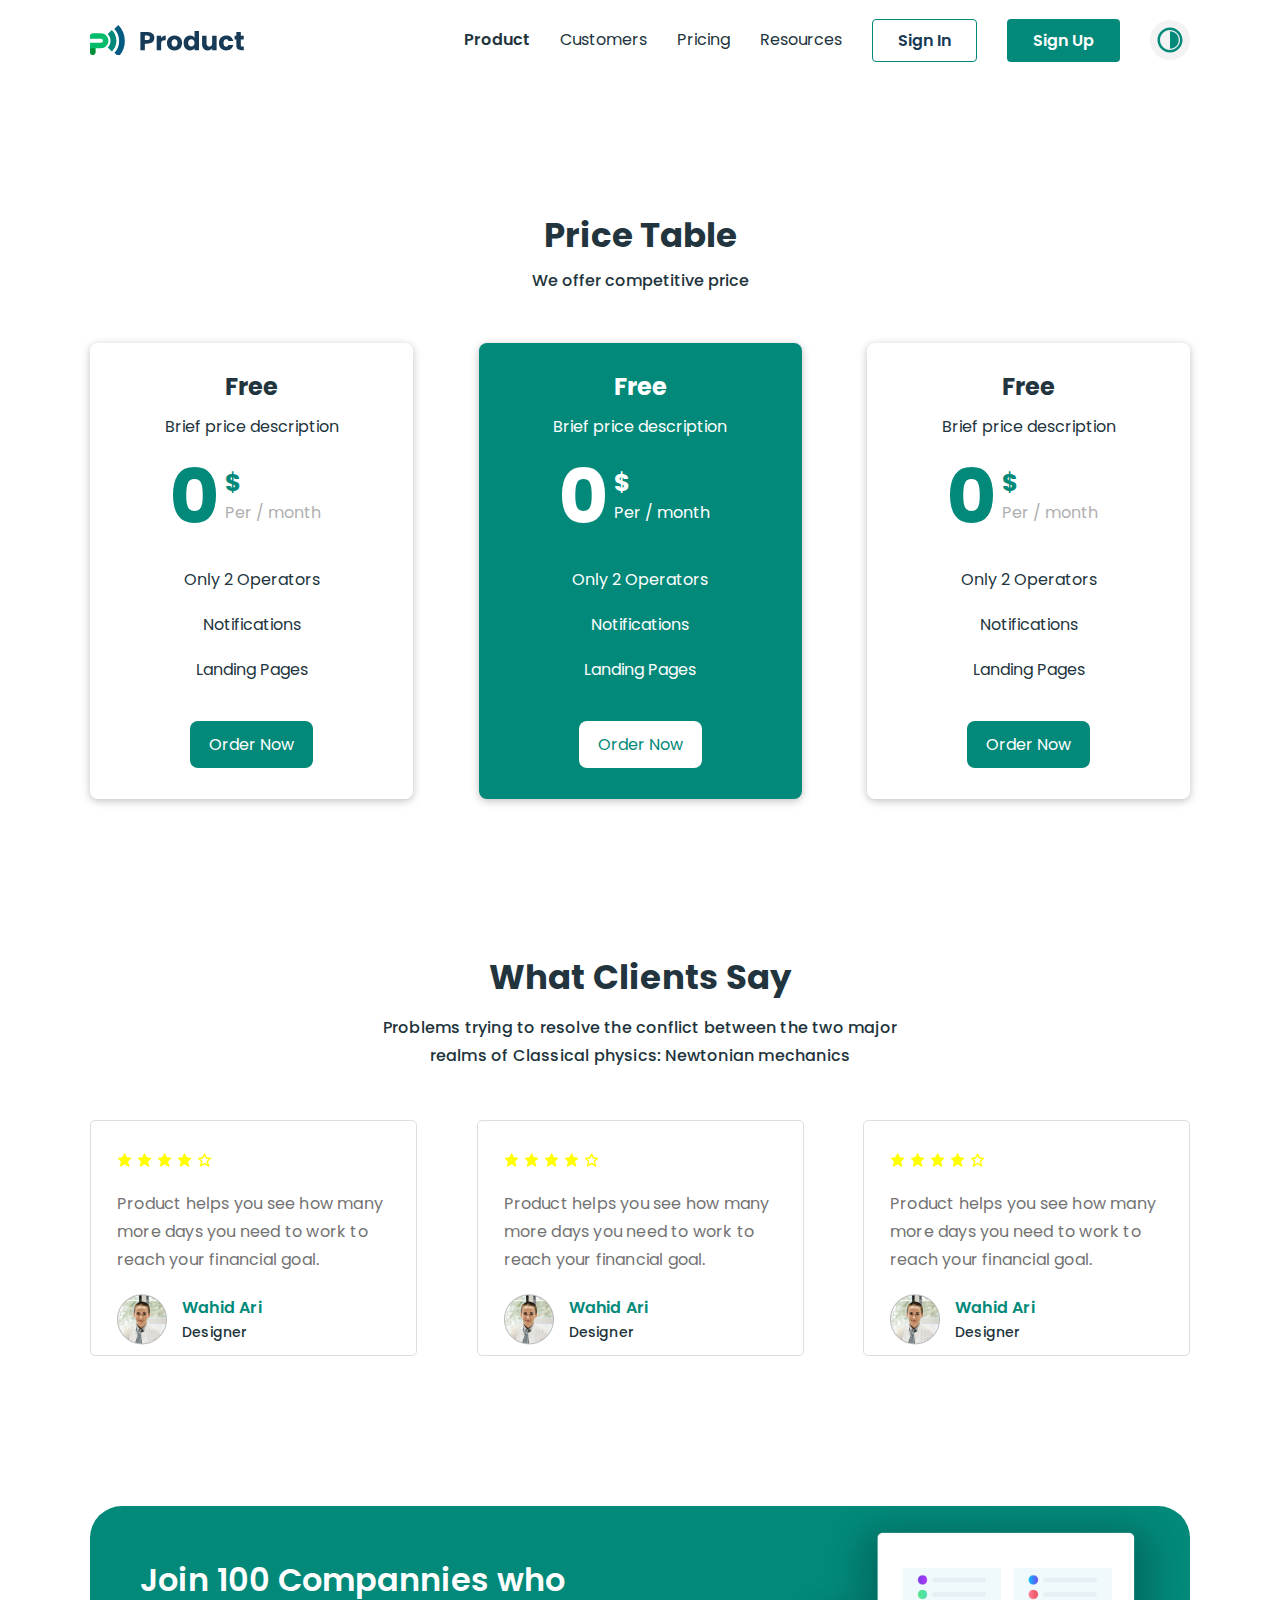
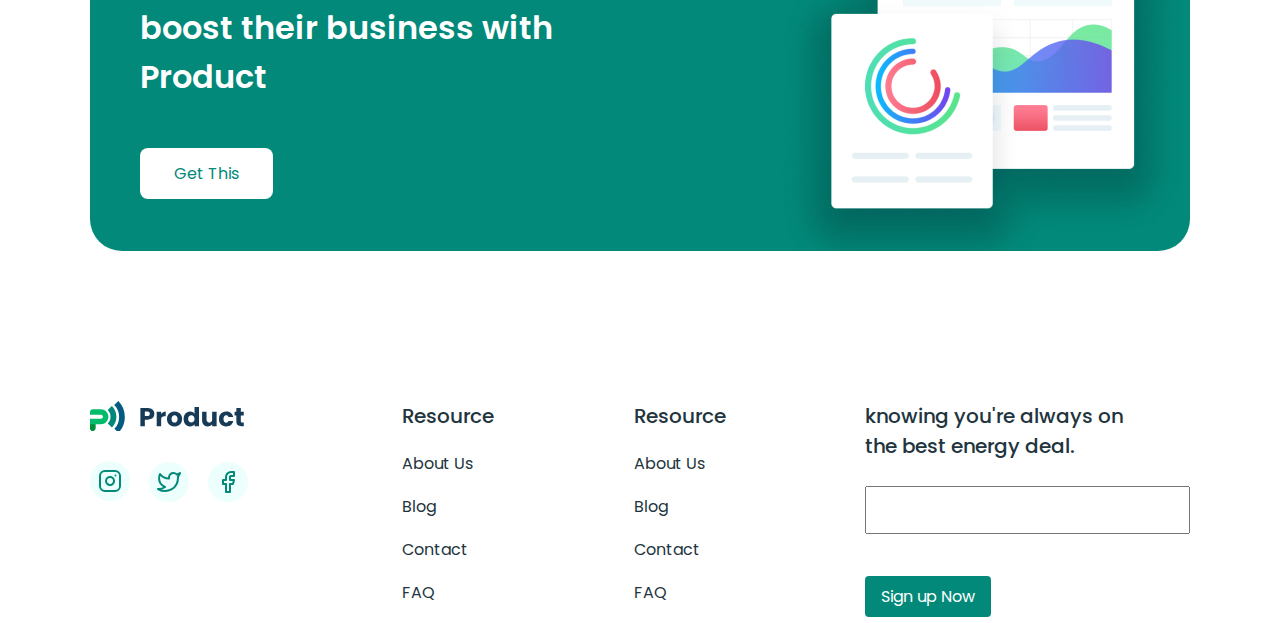
<file: pricing.html>
<!DOCTYPE html>
<html lang="en">

<head>
  <meta charset="UTF-8">
  <meta http-equiv="X-UA-Compatible" content="IE=edge">
  <meta name="viewport" content="width=device-width, initial-scale=1.0">
  <title>my product</title>
  <link href='https://unpkg.com/boxicons@2.1.1/css/boxicons.min.css' rel='stylesheet'>
  <link rel="stylesheet" href="https://necolas.github.io/normalize.css/8.0.1/normalize.css">
  <link rel="stylesheet" href="css/col.css">
  <link rel="stylesheet" href="css/style.css">
</head>

<body>
  <header id="header">
    <section class="header-site">
      <div class="container">
        <div class="header">
          <div class="row middle between">
            <div class="header__logobox">
              <a class="header__img" href="index.html"></a>
            </div>
            <div class="header__menu">
              <nav class="header__nav nav">
                <ul class="nav__list row middle">
                  <li class="nav__item">
                    <a class="nav__link nav__link--active" href="index.html">
                      product
                    </a>
                  </li>
                  <li class="nav__item">
                    <a class="nav__link" href="#">
                      Customers
                    </a>
                  </li>
                  <li class="nav__item">
                    <a class="nav__link" href="pricing.html">
                      Pricing
                    </a>
                  </li>
                  <li class="nav__item">
                    <a class="nav__link" href="#">
                      Resources
                    </a>
                  </li>
                  <li class="nav__item">
                    <a class="nav__link nav__link--hover" href="#">
                      Sign In
                    </a>
                  </li>
                  <li class="nav__item">
                    <a class="nav__link nav__link--hover nav__link--btn" href="#">
                      Sign Up
                    </a>
                  </li>
                </ul>
                <button id="modeBtn" class="header__dark"></button>
              </nav>
            </div>
            <button class="header__burger"></button>
          </div>
        </div>
      </div>
    </section>
  </header>


  <section class="price">
    <div class="container">
      <div class="table">
          <h2 class="table__title">Price Table</h2>
          <p class="table__text">We offer competitive price</p>
          <ul class="table__list row middle between">
            <li class="table__item">
                <h4 class="table__name">Free</h4>
                <p class="table__p">Brief price description</p>
                <b class="table__bold">0</b>
                <span class="table__nol">$</span>
            <p class="table__desc">Per / month</p>
            <p class="table__ppp">Only 2 Operators</p>
            <p class="table__ppp">Notifications</p>
            <p class="table__ppp">Landing Pages</p>
            <div class="table__button">
              <a class="table__btn btn" href="#">Order Now</a>
            </div>
            </li>
            <li class="table__item">
              <h4 class="table__name color">Free</h4>
              <p class="table__p color">Brief price description</p>
              <b class="table__bold color">0</b>
              <span class="table__nol color">$</span>
          <p class="table__desc color">Per / month</p>
          <p class="table__ppp color">Only 2 Operators</p>
          <p class="table__ppp color">Notifications</p>
          <p class="table__ppp color">Landing Pages</p>
          <div class="table__button">
            <a class="table__btn btn" href="#">Order Now</a>
          </div>
          </li>
          <li class="table__item">
            <h4 class="table__name">Free</h4>
            <p class="table__p">Brief price description</p>
            <b class="table__bold">0</b>
            <span class="table__nol">$</span>
        <p class="table__desc">Per / month</p>
        <p class="table__ppp">Only 2 Operators</p>
        <p class="table__ppp">Notifications</p>
        <p class="table__ppp">Landing Pages</p>
        <div class="table__button">
          <a class="table__btn btn" href="#">Order Now</a>
        </div>
        </li>
          </ul>
      </div>
    </div>
  </section>

  <section class="what">
    <div class="container">
      <div class="say">
        <h2 class="say__title">What Clients Say</h2>
        <p class="say__text">Problems trying to resolve the conflict between the two major realms of Classical physics: Newtonian mechanics</p>
        <ul class="say__list row middle between">
          <li class="say__item">
            <div class="say__icons">
              <i class='bx bxs-star' style='color:#ffff00'  ></i>
              <i class='bx bxs-star' style='color:#ffff00'  ></i>
              <i class='bx bxs-star' style='color:#ffff00'  ></i>
              <i class='bx bxs-star' style='color:#ffff00'  ></i>
              <i class='bx bx-star' style='color:#ffff00' ></i>
            </div>
              <p class="say__decs">
                Product helps you see how many more days you need to work to reach your financial goal.
              </p>
              <div class="say__main row middle">
                <img class="say__img" src="img/Ellipse 2 (1).png" alt="">
                <div>
                  <h4 class="say__ari">Wahid Ari</h4>
                <p class="say__pic">Designer</p>
                </div>
                
              </div>
          </li>
          <li class="say__item">
            <div class="say__icons">
              <i class='bx bxs-star' style='color:#ffff00'  ></i>
              <i class='bx bxs-star' style='color:#ffff00'  ></i>
              <i class='bx bxs-star' style='color:#ffff00'  ></i>
              <i class='bx bxs-star' style='color:#ffff00'  ></i>
              <i class='bx bx-star' style='color:#ffff00' ></i>
            </div>
              <p class="say__decs">
                Product helps you see how many more days you need to work to reach your financial goal.
              </p>
              <div class="say__main row middle">
                <img class="say__img" src="img/Ellipse 2 (1).png" alt="">
                <div>
                  <h4 class="say__ari">Wahid Ari</h4>
                <p class="say__pic">Designer</p>
                </div>
                
              </div>
          </li>
          <li class="say__item">
            <div class="say__icons">
              <i class='bx bxs-star' style='color:#ffff00'  ></i>
              <i class='bx bxs-star' style='color:#ffff00'  ></i>
              <i class='bx bxs-star' style='color:#ffff00'  ></i>
              <i class='bx bxs-star' style='color:#ffff00'  ></i>
              <i class='bx bx-star' style='color:#ffff00' ></i>
            </div>
              <p class="say__decs">
                Product helps you see how many more days you need to work to reach your financial goal.
              </p>
              <div class="say__main row middle">
                <img class="say__img" src="img/Ellipse 2 (1).png" alt="">
                <div>
                  <h4 class="say__ari">Wahid Ari</h4>
                <p class="say__pic">Designer</p>
                </div>
              </div>
          </li>
        </ul>
      </div>
    </div>
  </section>

  <section class="get">
    <div class="container">
      <div class="join row between">
        <div class="join__main">
          <h2 class="join__title">Join 100 Compannies who boost their business with Product</h2>
          <div class="join__button">
            <a class="join__btn btn" href="#">Get This</a>
          </div>
        </div>
        <div class="join__box">
          <img class="join__img" src="img/screen.png" alt="">
        </div>
        
      </div>
    </div>
  </section>
</main>

<footer id="footer">
  <div class="container">
    <div class="footer row between">
      <div class="footer__logo">
          <div class="footer__img">
          </div>
          <div class="footer__icon">
            <a class="footer__iconss" href="#"><img src="img/Group 1340.svg" alt=""></a>
            <a class="footer__iconss" href="#"><img src="img/Group 1341.svg" alt=""></a>
            <a class="footer__iconss" href="#"><img src="img/Group 1342.svg" alt=""></a>
          </div>
      </div>
        <ul class="footer__list">
          <li class="footer__item">
            <h4 class="footer__name">
              Resource
            </h4>
          </li>
          <li class="footer__item">
            About Us 
          </li>
          <li class="footer__item">
            Blog 
          </li>
          <li class="footer__item">
            Contact
          </li>
          <li class="footer__item">
            FAQ
          </li>
        </ul>
        <ul class="footer__list">
          <li class="footer__item">
            <h4 class="footer__name">
              Resource
            </h4>
          </li>
          <li class="footer__item">
            About Us 
          </li>
          <li class="footer__item">
            Blog 
          </li>
          <li class="footer__item">
            Contact
          </li>
          <li class="footer__item">
            FAQ
          </li>
        </ul>
        <div class="footer__main-div">
          <p class="footer__text">
            knowing you're always on the best energy deal.
          </p>
          <form action="">
            <input class="input" type="text" name="text" id="text">
            <div class="footer__button">
              <a class="footer__btn btn" href="#">Sign up Now</a>
            </div>
          </form>
        </div>
    </div>
  </div>
</footer>

<script src="js/main.js"></script>
</body>

</html>
</file>
<file: css/col.css>
* {
  margin: 0;
  padding: 0;
  box-sizing: border-box;
}

.container {
  margin: 0 auto;
}

.row {
  display: flex;
  flex-flow: row wrap;
}

.between {
  justify-content: space-between;
}
.around {
  justify-content: space-around;
}
.evenly {
  justify-content: space-evenly;
}
.middle {
  align-items: center;
}
.center {
  text-align: center;
  justify-content: center;
}

.col-1 {
  max-width: 8.33333%;
  flex-basis: 8.33333%;
}
.col-2 {
  max-width: 16.66666%;
  flex-basis: 16.66666%;
}
.col-3 {
  max-width: 25%;
  flex-basis: 25%;
}
.col-4 {
  max-width: 33.33333%;
  flex-basis: 33.33333%;
}
.col-5 {
  max-width: 41.66666%;
  flex-basis: 41.66666%;
}
.col-6 {
  max-width: 50%;
  flex-basis: 50%;
}
.col-7 {
  max-width: 58.33333%;
  flex-basis: 58.33333%;
}
.col-8 {
  max-width: 66.66666%;
  flex-basis: 66.66666%;
}
.col-9 {
  max-width: 75%;
  flex-basis: 75%;
}
.col-10 {
  max-width: 83.33333%;
  flex-basis: 83.33333%;
}
.col-11 {
  max-width: 91.66666%;
  flex-basis: 91.66666%;
}
.col-12 {
  max-width: 100%;
  flex-basis: 100%;
}
</file>
<file: css/style.css>
@import url('https://fonts.googleapis.com/css2?family=Poppins:wght@400;500;600;700&display=swap');

*,
*::after,
*::before {
  margin: 0;
  padding: 0;
  box-sizing: border-box;
}

.dark {
  --body-color: #1f2e35;
  --btn-back-color: #02897a;
  --bnt-color: #fff;
  --title-color: #fff;
  --text-color: #fff;
  --color-v: #22343d;
  --logo-img: url('../img/logo-dark.svg');
  --js-dark: url('../img/white.js.svg');
  --buger: url('../img/menu_white_24dp\ \(1\).svg');
  --bg: url('../img/Bg\ \(1\).png');
  --bac: url('../img/up.png');
}

:root {
  --body-color: #fff;
  --btn-back-color: #02897a;
  --bnt-color: #173a56;
  --title-color: #22343d;
  --text-color: #fff;
  --color-v: #f5f5f5;
  --logo-img: url('../img/logo-white.svg');
  --js-dark: url('../img/dark.js.svg');
  --burger: url('../img/hamburg.svg');
  --bg: url('../img/Bg.png');
  --bac:  url('../img/Bg\ \(2\).png');
}

body {
  font-family: 'Poppins', sans-serif;
  background-color: var(--body-color);
  min-height: 100vh;
  display: flex;
  flex-direction: column;
}

.container {
  width: 100%;
  max-width: 1130px;
  padding: 0 15px;
  margin: 0 auto;
}

#header {
  padding-top: 20px;
}

.header__nav {
  display: flex;
  align-items: center;
}

.header__logobox {
  width: 155px;
  height: 30px;
  background-image: var(--logo-img);
  background-repeat: no-repeat;
  background-size: cover;
  cursor: pointer;
}

.nav__item {
  margin-right: 30px;
  list-style: none;
}

.nav__link {
  font-weight: 400;
  font-size: 16px;
  text-transform: capitalize;
  text-decoration: none;
  line-height: 28px;
  color: var(--title-color);
  transition: all 0.2s ease;
}

.nav__link--active {
  font-weight: 600;
  font-size: 16px;
}

.nav__link:hover {
  color: var(--btn-back-color);
}

.nav__link--hover {
  font-weight: 600;
  font-size: 16px;
  line-height: 24px;
  padding: 9px 25px;
  color: var(--bnt-color);
  border: 1px solid var(--btn-back-color);
  border-radius: 4px;
}

.nav__link--btn {
  color: var(--text-color);
  border: 1px solid transparent;
  background-color: var(--btn-back-color);
}

.nav__link--btn:hover {
  border: 1px solid var(--btn-back-color);
  color: var(--btn-back-color);
  background-color: var(--text-color);
}

.header__dark {
  width: 40px;
  height: 40px;
  border: none;
  background-color: transparent;
  background-image: var(--js-dark);
  background-size: contain;
  background-repeat: no-repeat;
  cursor: pointer;
}

.header__burger {
  background-image: var(--burger);
  background-repeat: no-repeat;
  background-position: center;
  background-size: contain;
  background-color: transparent;
  border: none;
  width: 25px;
  height: 25px;
  display: none;
}

/* hero */

.hero__title {
  width: 400px;
  font-weight: 700;
  font-size: 40px;
  line-height: 60px;
  color: var(--title-color);
}

.hero__text {
  width: 450px;
  font-size: 18px;
  line-height: 28px;
  margin-bottom: 45px;
  color: var(--title-color);
}

.hero__boximg {
  padding-top: 45px;
  height: 100%;
}

.hero__pic {
  width: 600px;
  height: 555px;
}

.btn {
  text-decoration: none;
  padding: 15px 40px;
  margin-right: 30px;
  border: 1px solid transparent;
  border-radius: 4px;
  background-color: var(--btn-back-color);
  color: var(--text-color);
  transition: all 0.2s ease;
}

.btn:hover {
  color: var(--btn-back-color);
  border: 1px solid var(--btn-back-color);
  background-color: transparent;
}

.hero__play {
  position: relative;
  text-decoration: none;
  font-weight: 600;
  color: var(--btn-back-color);
}

.hero__play:hover,
.hero__icon:hover,
.hero__play:hover ::before {
  color: var(--title-color);
}

.hero__play::before {
  content: '';
  width: 135px;
  border-bottom: 1px solid var(--btn-back-color);
  display: inline-block;
  position: absolute;
  bottom: 5px;
  right: 0;
}

.hero__icon {
  font-size: 30px;
  margin-right: 5px;
  color: var(--btn-back-color);
}


/* main */

.products {
  padding-top: 115px;
  background-image: var(--bg);
  background-repeat: no-repeat;
  background-position: center bottom;
  background-size: cover;
  width: 100%;
  height: 100vh;
}

.btn__holder{
  display: flex;
  justify-content: center;
  align-items: center;
}

.built__btn {
  
}

.built__title {
  width: 500px;
  font-weight: 700;
  font-size: 32px;
  line-height: 48px;
  text-align: center;
  margin: 0 auto;
  color: var(--title-color);
}

.built__list {
  margin-bottom: 80px;
  padding-top: 50px;
  list-style: none;
}

.builst__name {
  font-weight: 600;
  font-size: 22px;
  line-height: 33px;
  color: var(--title-color);
  margin-bottom: 13px;
  position: relative;
  color: var(--title-color);
}

.built__desc {
  width: 240px;
  font-size: 16px;
  line-height: 26px;
  color: var(--title-color);
}

/* managment */

.managment {
  padding-top: 250px;
}

.managment__name {
  font-weight: 600;
  font-size: 16px;
  line-height: 24px;
  color: var(--title-color);
  margin-bottom: 8px;
}

.managment__title {
  font-weight: 700;
  font-size: 32px;
  line-height: 48px;
  color: var(--title-color);
  margin-bottom: 20px;
}

.managment__p {
  font-weight: 600;
  font-size: 16px;
  line-height: 26px;
  margin-bottom: 12px;
  color: var(--title-color);
}

.managment__desc {
  width: 450px;
  font-size: 16px;
  line-height: 26px;
  display: inline-block;
  color: var(--title-color);
  margin-bottom: 25px;
}

.managment__img {
  width: 500px;
  height: 450px;
  object-fit: cover;
}

.support {
  padding-top: 150px;
}

.support__decs {
  width: 480px;
  font-size: 16px;
  line-height: 26px;
  margin-bottom: 30px;
  color: var(--title-color);
}

.support__pic {
  width: 543px;
  height: 500px;
}

.support__img {
  margin-right: 25px;
}

.support__text {
  width: 365px;
  font-size: 16px;
  line-height: 26px;
  color: var(--title-color);
}

.support__item {
  margin-bottom: 30px;
}

.documents {
  padding-top: 150px;
}


/* user */

.easy {
  padding-top: 120px;
  background-image: var(--bac);
  background-repeat: no-repeat;
  background-position: center top;
}

.user__title {
  font-weight: 700;
  font-size: 32px;
  line-height: 48px;
  text-align: center;
  margin-bottom: 16px;
  color: var(--title-color);
}

.user__desc {
  width: 542px;
  font-weight: 500;
  font-size: 16px;
  line-height: 26px;
  margin: 0 auto;
  text-align: center;
  color: var(--title-color);
}

.user__list {
  width: 100%;
  padding-top: 50px;
  margin: 0 auto;
}

.user__item {
  display: flex;
  align-items: center;
  width: 100%;
}

.user__item:nth-child(even) {
  flex-direction: row-reverse;
}

.user__text {
  padding: 15px 25px;
  background: #FFFFFF;
  box-shadow: 0px 2px 15px rgba(23, 58, 86, 0.1);
  border-radius: 26.5px;
}
.user__img-avater {
  margin-right: 20px;
}
.user__item:nth-child(even) .user__img-avater{
  margin-left: 20px;
}

.user__button {
  padding-top: 150px;
  margin-left: 410px;
}

.content-section {
  padding-top: 150px;
}

.content__title {
  width: 100%;
  font-weight: 700;
  font-size: 34px;
  text-align: center;
  line-height: 51px;
  margin-bottom: 8px;
  color: var(--title-color);
}
.content__p { 
  width: 100%;
  font-weight: 500;
  font-size: 16px;
  line-height: 26px;
  color: var(--title-color);
}

.content__list {
  padding-top: 35px;
  list-style: none;
}
.content__item {
  position: relative;
  width: 350px;
  height: 360px;
  border: 1px solid var(--title-color);
  border-radius: 8px;
}

.content__name {
  font-size: 16px;
  line-height: 28px;
  padding-top: 24px;
  padding-left: 24px;
  color: var(--title-color);
}
.content__span {
  font-weight: 600;
}
.content__name::before {
  content: '';
  width: 348px;
  height: 185px;
  background-image: url('../img/image\ bg.png');
  display: inline-block;
  position: relative;
  top: -24px;
  left: -24px;
}
.content__item:nth-child(2) .content__name::before {
  background-image: url('../img/Bitmap.png');
}
.content__item:nth-child(3) .content__name::before {
  background-image: url('../img/Bitmap\ \(1\).png');
}
.content__desc {
  padding-left: 24px;
  width: 300px;
  font-weight: 700;
  font-size: 24px;
  line-height: 40px;
  color: var(--title-color);
}
.content__item:nth-child(2) .content__desc {
  color: var(--btn-back-color);
}


.table {
  padding-top: 150px;
}
.table__list {
  padding-top: 50px;
  list-style: none;
}
.table__title {
  width: 100%;
  font-weight: 700;
  font-size: 34px;
  line-height: 51px;
  text-align: center;
  margin-bottom: 8px;
  color: var(--title-color);
}
.table__text {
  width: 100%;
  font-weight: 500;
  font-size: 16px;
  line-height: 24px;
  text-align: center;
  color: var(--title-color);
}

.table__item {
  position: relative;
  width: 323px;
  height: 456px;
  background-color: var(--text-color);
  box-shadow: 0px 2px 8px rgba(0, 0, 0, 0.25);
  border-radius: 8px;
}
.table__item:nth-child(2) {
  background-color: var(--btn-back-color);
}
.table__name {
  text-align: center;
  padding-top: 24px;
  font-weight: 700;
  font-size: 24px;
  line-height: 40px;
  color: var(--title-color);
}

.table__p {
  font-size: 16px;
  line-height: 40px;
  text-align: center;
  color: var(--title-color);
}

.table__bold {
  font-weight: 700;
  font-size: 76px;
  line-height: 100px;
  padding-left: 80px;
  color: var(--btn-back-color);
}
.table__nol {
  position: absolute;
  font-weight: 700;
  font-size: 24px;
  line-height: 30px;
  top: 125px;
  display: block;
  padding-left: 135px;
  color: var(--btn-back-color);
}

.table__desc {
  position: absolute;
  right: 92px;
  top: 160px;
  font-size: 16px;
  line-height: 19px;
  color: #afafaf;
}
.table__ppp {
  padding-top: 20px;
  text-align: center;
  color: var(--title-color);
}

.table__button {
  padding-top: 50px;
  text-align: center;
  margin-left: 30px;
}
.table__btn {
  padding: 11px 18px;
  background: #02897a;
  border-radius: 8px;
}

.table__item:nth-child(2) .table__btn {
  background-color: var(--text-color);
  color: var(--btn-back-color);
}
.color {
  color: var(--text-color);
}

.what {
  padding-top: 150px;
}

.say__title {
  text-align: center;
  font-weight: bold;
  font-size: 34px;
  line-height: 57px;
  letter-spacing: 0.2px;
  margin-bottom: 8px;
  color: var(--title-color);
}
.say__text {
  width: 537px;
  font-weight: 500;
  font-size: 16px;
  line-height: 28px;
  text-align: center;
  letter-spacing: 0.2px;
  margin: 0 auto;
  color: var(--title-color);
}
.say__list {
  padding-top: 50px;
  list-style: none;
}

.say__item {
  width: 327px;
  height: 236px;
  background: #fff;
  border: 1px solid #dedede;
  border-radius: 5px;
}
.say__icons {
  margin-bottom: 16px;
  padding-top: 28px;
  padding-left: 26px;
}
.say__decs {
  padding-left: 26px;
  font-size: 16px;
  line-height: 28px;
  letter-spacing: 0.2px;
  color: #737373;
}

.say__main {
  padding-left: 26px;
  padding-top: 20px;
}
.say__img {
  margin-right: 15px;
}
.say__ari {
  font-weight: 600;
  font-size: 16px;
  line-height: 24px;
  letter-spacing: 0.2px;
  color: var(--btn-back-color);
}
.say__pic {
  font-weight: 500;
  font-size: 14px;
  line-height: 24px;
  letter-spacing: 0.2px;
  color: var(--title-color);
}

.get {
  padding-top: 150px;
}

.join {
  background-color: var(--btn-back-color);
  width: 100%;
  height: 345px;
  border-radius: 32px;
}
.join__title {
  padding-top: 50px;
  padding-left: 50px;
  width: 510px;
  font-weight: 600;
  font-size: 32px;
  line-height: 151.4%;
  color: #fff;
}
.join__button {
  padding-top: 60px;
  padding-left: 50px;
}

.join__btn {
  padding: 13px 33px;
  background-color: #fff;
  color: var(--btn-back-color);
  border-radius: 8px;
}
.join__btn:hover {
  color: #fff;
  border: 1px solid #fff;
}

#footer {
  padding-top: 150px;
}

.footer__img {
  width: 155px;
  height: 30px;
  background-image: var(--logo-img);
  background-repeat: no-repeat;
  background-size: cover;
  cursor: pointer;
}

.footer__icon {
  padding-top: 30px;
}
.footer__iconss {
  margin-right: 15px;
}
.footer__list {
  list-style: none;
}
.footer__name {
  font-weight: 500;
  font-size: 20px;
  line-height: 30px;
  color: var(--title-color);
  margin-bottom: 20px;
}

.footer__item {
  margin-bottom: 18px;
  color: var(--title-color);
}
.footer__text {
  width: 280px;
  font-weight: 500;
  font-size: 20px;
  line-height: 30px;
  margin-bottom: 25px;
  color: var(--title-color);
}

.input {
  width: 325px;
  height: 48px;
}
.footer__button {
  padding-top: 50px;
}

.footer__btn {
  padding: 8px 15px;
}


.clients {
  padding-top: 100px;
  padding-bottom: 130px;
}
.clients__title {
  font-weight: 700;
  font-size: 40px;
  text-align: center;
  line-height: 60px;
  color: var(--title-color);
}
.clients__list {
  padding-top: 70px;
}
.clients__item {
  list-style: none;
}


.prod {
  background-color: var(--color-v);
  padding-bottom: 130px;
}

.choose__title {
  padding-top: 50px;
  font-weight: 700;
  font-size: 34px;
  line-height: 51px;
  text-align: center;
  padding-bottom: 50px;
  color: var(--title-color);
}
.choose__item {
  width: 350px;
  height: 305px;
  list-style: none;
  border: 1px solid #737373;
}
.choose__img {
  position: relative;
  left: 50%;
  transform: translateX(-50%);
  padding-top: 20px;
  padding-bottom: 20px;
}
.choose__name {
  font-weight: 700;
  font-size: 24px;
  line-height: 33px;
  text-align: center;
  letter-spacing: 0.1px;
  margin-bottom: 16px;
  color: var(--title-color);
}
.choose__text {
  width: 275px;
  font-size: 16px;
  line-height: 27px;
  text-align: center;
  letter-spacing: 0.2px;
  margin: 0 auto;
  color: var(--title-color);
}

.other {
  margin-top: 150px;
  background-color: var(--color-v);
  padding-bottom: 60px;
}

.already__title {
  width: 537px;
  font-weight: bold;
  font-size: 32px;
  line-height: 48px;
  text-align: center;
  padding-top: 50px;
  margin: 0 auto;
  color: var(--title-color);
}
.already__item {
  padding-top: 50px;
  list-style: none;
  width: 250px;
}
.already__img {
  position: relative;
  left: 50%;
  transform: translateX(-50%);
  margin-bottom: 27px;
}
.already__name {
  font-weight: 500;
  font-size: 24px;
  line-height: 28px;
  text-align: center;
  color: var(--title-color);
  margin-bottom: 16px;
}
.already__text {
  font-size: 18px;
  line-height: 32px;
  text-align: center;
  color: var(--title-color);
  margin-bottom: 16px;
}
.already__p {
  font-weight: 500;
  font-size: 16px;
  line-height: 28px;
  color: var(--title-color);
}
/* responsives */



@media screen and (max-width: 960px) {
  .header__nav {
    position: fixed;
    top: 0;
    right: -100%;
    width: 100%;
    height: 100vh;
    background-color: #173a56;
    opacity: 0.9;
    display: flex;
    flex-flow: column wrap;
    align-items: center;
    justify-content: center;
    transition: all 0.3s ease-in;
    z-index: 1000;
  }

  .nav__list {
    display: flex;
    flex-flow: column wrap;
    justify-content: center;
    align-items: center;
  }

  .header__dark {
    position: relative;
    right: 15px;
  }

  .nav__item {
    margin-bottom: 20px;
  }

  .nav__link--hover {
    display: flex;
  }

  .nav__link {
    color: var(--text-color);
  }

  .header__burger {
    display: flex;
    position: relative;
    z-index: 1000;
  }

  .header__nav.show {
    right: 0;
  }

  .header__logobox.light {
    position: relative;
    z-index: 2000;
    background-image: url('../img/logo-dark.svg');
  }

  .header__burger.active {
    background-image: url(../img/close.svg);
  }

  /* main */

  .hero {
    display: flex;
    flex-flow: column-reverse;
  }

  .built__list {
    padding-top: 50px;
    display: flex;
    flex-direction: row;
    justify-content: center;
    align-items: center;
    padding-left: 180px;
  }

  .built__item {
    width: 50%;
    margin-bottom: 50px;
  }

  .managment {
    display: flex;
    flex-direction: column-reverse;
    align-items: center;
    justify-content: center;
  }

  .managment__name {
    padding-top: 50px;
  }

  .managment__title {
    margin-bottom: 20px;
  }

  .support {
    display: flex;
    flex-flow: column wrap;
    align-items: center;
    justify-content: center;
  }
  .support__text {
    width: 100%;
  }

  .user__img-avater {
    width: 25%;
  }
  .user__text {
    width: 100%;
  }
  .user__button {
    margin-left: 310px;
  }
  .content__list {
    display: flex;
    flex-direction: row;
    align-items: center;
    justify-content: center;
  }
  .content__item {
    margin-right: 20px;
    margin-bottom: 20px;
  }
  .table__list {
    display: flex;
    flex-direction: row;
    align-items: center;
    justify-content: center;
  }
  .table__item {
    margin-right: 20px;
    margin-bottom: 20px;
  }
  .say__title {
    width: 100%;
  }
  .say__text {
    width: 100%;
  }
  .say__list {
    display: flex;
    flex-direction: column;
    align-items: center;
    justify-content: center;
  }
  .say__item {
    margin-bottom: 20px;
  }
  .join {
    background-color: #02897a;
    height: 100vh;
  }
  .join__title {
    padding-top: 10px;
    width: 100%;
  } 
  .join__button {
    padding-top: 20px;
    padding-bottom: 10px;
    text-align: center;
  }
  .join__img {
    width: 100%;
    height: auto;
  }

  .footer__list {
    width: 25%;
  }
  .footer__main-div {
    padding-top: 20px;
    margin: 0 auto;
  }
  .choose__title {
    width: 100%;
  }
  .choose__list {
    display: flex;
    flex-direction: row;
    align-items: center;
    justify-content: center;
  }
  .choose__item {
    width: 50%;
    height: auto;
    margin-bottom: 20px;
    margin-right: 10px;
  }
  .choose__name {
    width: 100%;
  }
  .choose__text {
    width: 100%;
  }
}


@media screen and (max-width: 768px) {
  .hero__boximg {
    height: 50%;
  }

  .hero__pic {
    width: 100%;
    height: auto;
  }

  .hero__title {
    text-align: center;
    margin: 0 auto;
  }

  .hero__text {
    width: 350px;
    text-align: center;
    margin: 0 auto;
    margin-bottom: 20px;
  }

  .built__title {
    width: 330px;
  }

  .built__list {
    padding-top: 50px;
    text-align: center;
    display: flex;
    flex-flow: column wrap;
  }

  .built__item {
    position: relative;
    right: 80px;
    display: flex;
    flex-direction: column;
    align-items: center;
    justify-content: center;
    margin-bottom: 20px;
  }

  .built__btn {
    margin-left: 20px;
  }
  .user__desc {
    width: 100%;
  }
  .user__button {
    margin-left: 200px;
  }
  .clients__title {
    width: 100%;
  }
  .clients__item {
    margin-bottom: 18px;
  }
}

@media screen and (max-width: 576px) {
  .hero__pic {
    width: 100%;
    height: auto;
  }

  .managment__img {
    padding-top: 410px;
    width: 100%;
    height: auto;
    object-fit: cover;
    margin-left: 20px;
  }

  .managment__main-div {
    display: flex;
    flex-flow: column wrap;
    align-items: center;
    justify-content: center;
  }
  .managment {
    margin-top: 0px
  }
  .managment__desc {
    width: 100%;
    align-items: center;
  }
  .btn__holder {
    margin-right: -40px; 
    margin-top: -80px;
  }
  .support__pic {
    width: 100%;
    height: auto;
    object-fit: cover;
  }

  .support__decs {
    width: 100%;
  }
  .support__text {
    width: 100%;
  }
  .support__main {
    display: flex;
    flex-flow: column wrap;
    align-content: center;
    justify-content: center;
  }

  .documentssssss {
    padding-top: 0;
    width: 100%;
    height: auto;
    object-fit: cover;
  }
  .user__item {
    width: 100%;
  }
  .user__text {
    width: 100%;
  }
  .user__img-avater {
    width: 20%;
  }
  .user__button {
    margin-left: 100px;
  }
  .footer {
    display: flex;
    flex-direction: column;
    align-items: center;
    justify-content: center;
  }
  .footer__list {
    display: flex;
    flex-direction: column;
    align-items: center;
    justify-content: center;
  }
  .footer__item {
    display: flex;
    flex-direction: column;
    align-items: center;
    justify-content: center;
  }
  .footer__name {
    margin-bottom: 10px;
  }
  .footer__text {
    width: 100%;
    align-items: center;
  }
  .input {
    width: 100%;
  }
  .footer__btn {
    margin-left: 160px;
  }
  .already__title {
    width: 100%;
  }
  .already__list {
    display: flex;
    flex-direction: column;
    align-items: center;
    justify-content: center;
  }
  .already__item {
    width: 50%;
  }
  .already__p {
    width: 100%;
  }
}




@media screen and (max-width: 350px) {
  .hero__pic {
    width: 100%;
    height: auto;
    margin-left: 25px;
  }

  .hero__title {
    width: 100%;
    margin-left: 20px;
    margin-bottom: 10px;
  }

  .hero__text {
    width: 100%;
    margin-left: 25px; 
  }

  .hero__box {
    display: flex;
    flex-flow: column wrap;
    align-items: center;
    justify-content: center;
    margin-left: 25px;
  }

  .hero__btn {
    margin-bottom: 20px;
    margin-left: 45px;
  }

  .hero__play {
    position: relative;
    right: 0px;
  }

  .built__title {
    width: 300px;
  }
  .btn__holder {
    margin-top: -100px;
    margin-right: 55px;
  }
  .built__btn {
    position: relative;
    left: 50px;
    top: 50px;
  }
  .managment__img {
    margin-top: 0px;
    width: 100%;
    height: auto;
    object-fit: cover;
    margin-right: 30px;
  }

  .managment__main-div {
    display: flex;
    flex-flow: column wrap;
    align-items: center;
    justify-content: center;
  }

  .managment__desc {
    width: 280px;
    align-items: center;
  }
  .support__pic {
    width: 100%;
    height: auto;
    object-fit: cover;
    margin-right: 40px;
  }

  .support__decs {
    width: 250px;
  }

  .support__main {
    display: flex;
    flex-flow: column wrap;
    align-content: center;
    justify-content: center;
  }

  .documentssssss {
    padding-top: 0;
    width: 100%;
    height: auto;
    object-fit: cover;
  }
  .user__button {
    margin-left: 50px;
  }
  .content__title {
    margin: 0 auto;
  }
  .footer__btn {
    margin-left: 85px;
  }
}
</file>
